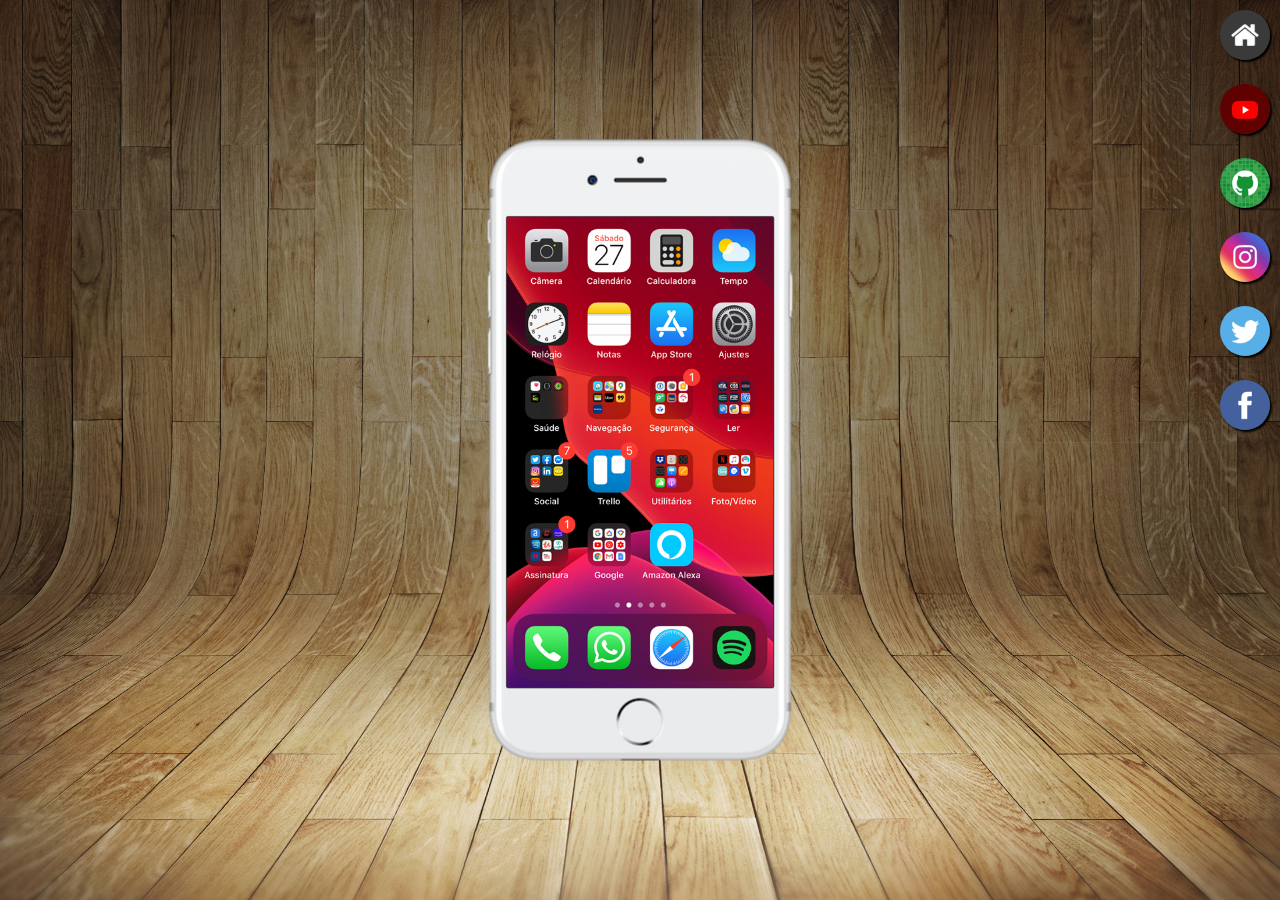
<file: index.html>
<!DOCTYPE html>
<html lang="pt-br">
<head>
    <meta charset="UTF-8">
    <meta name="viewport" content="width=device-width, initial-scale=1.0">
    <link rel="shortcut icon" href="favicon.ico" type="image/x-icon">
    <link rel="stylesheet" href="estilos/style.css">
    <title>Projeto de Redes Sociais</title>
</head>
<body>
    <main>
        <section id="telefone">
            <iframe src="home.html" name= "tela" id= "tela" frameborder="0">
                Seu navegador não é compatível com isso.
            </iframe>
        </section>
        <section id="redes-sociais">
            <a href="home.html" target="tela"><img src="imagens/logo-home.jpg" alt="Home"></a><br>
            <a href="youtub.html" target="tela"><img src="imagens/logo-youtube.jpg" alt="YouTube"></a><br>
            <a href="github.html" target="tela"> <img src="imagens/logo-github.jpg" alt="GitHub"></a><br>
            <a href="instagran.html" target="tela"><img src="imagens/logo-instagram.jpg" alt="Instagran"></a><br>
            <a href="twitter.html" target="tela"><img src="imagens/logo-twitter.jpg" alt="Twitter"></a><br>
            <a href="facebook.html" target="tela"> <img src="imagens/logo-facebook.jpg" alt="Facebook"></a>
        </section>
    </main>
</body>
</html>
</file>
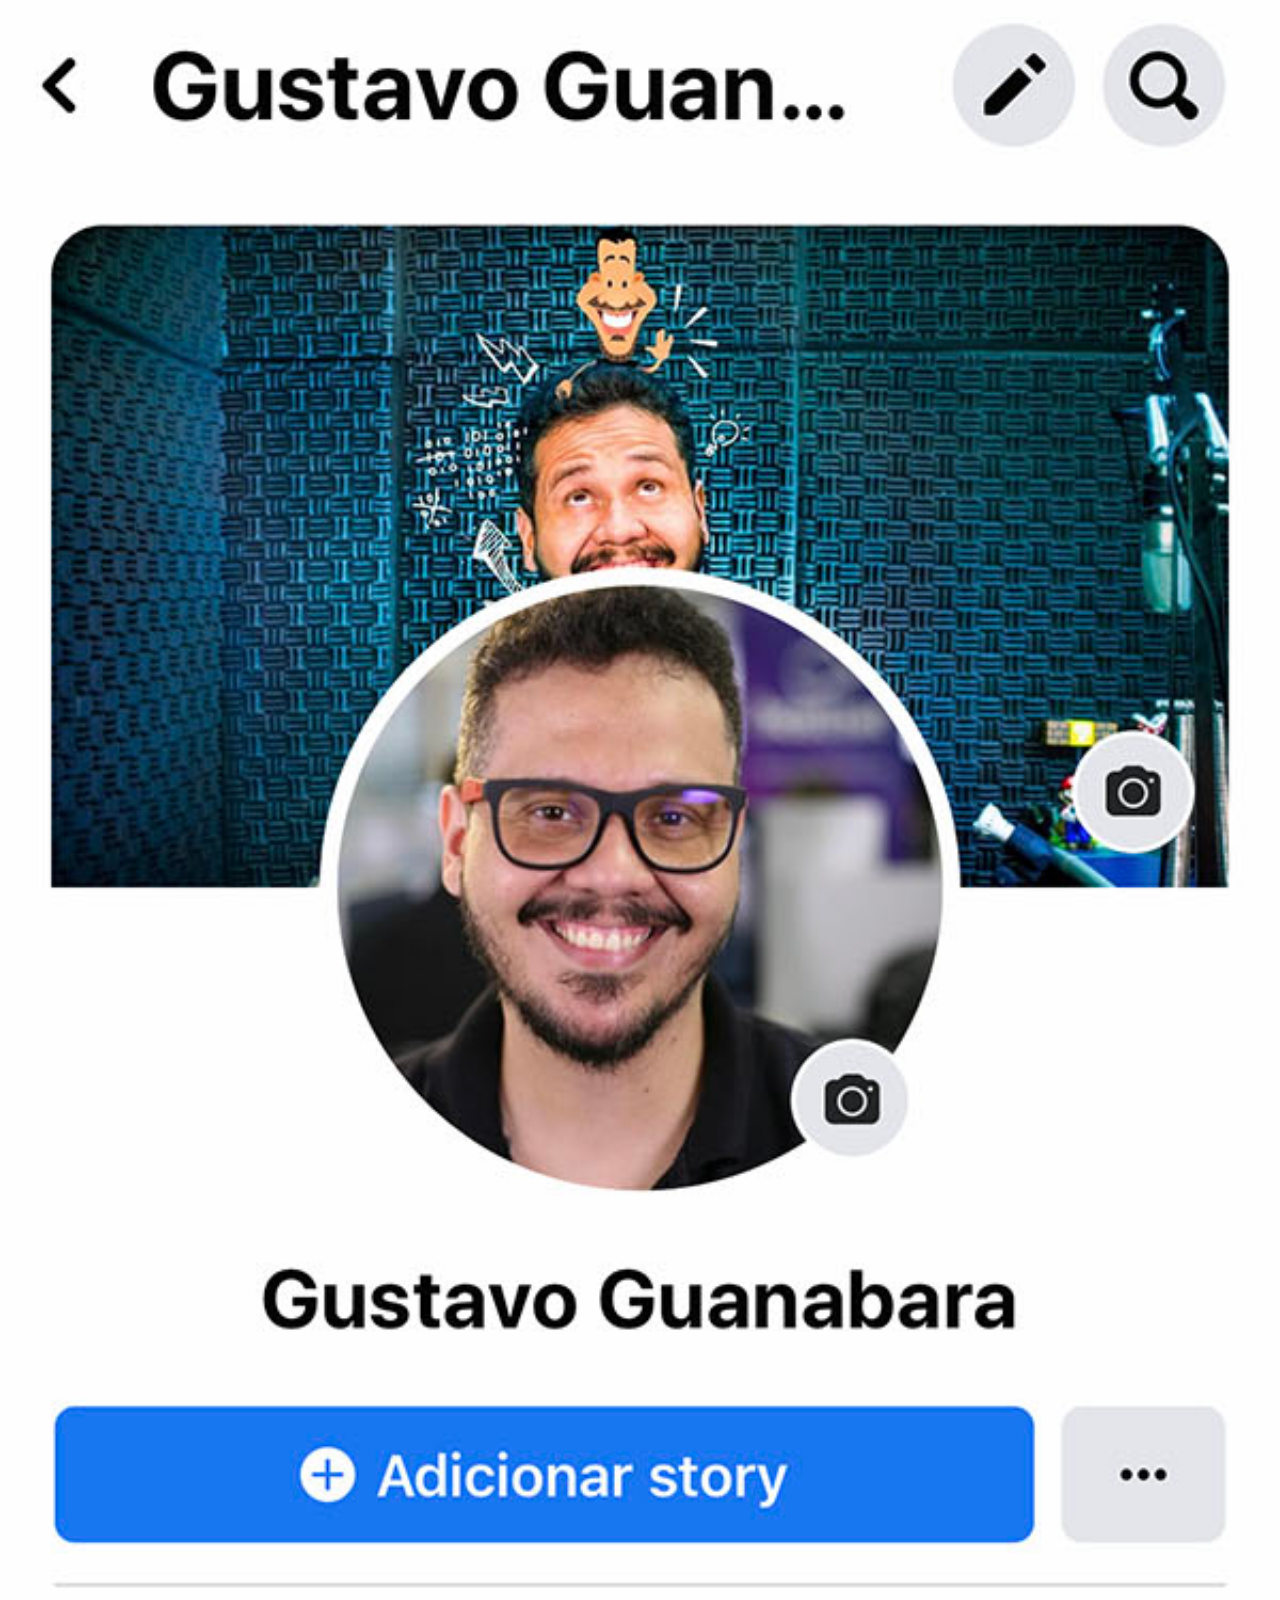
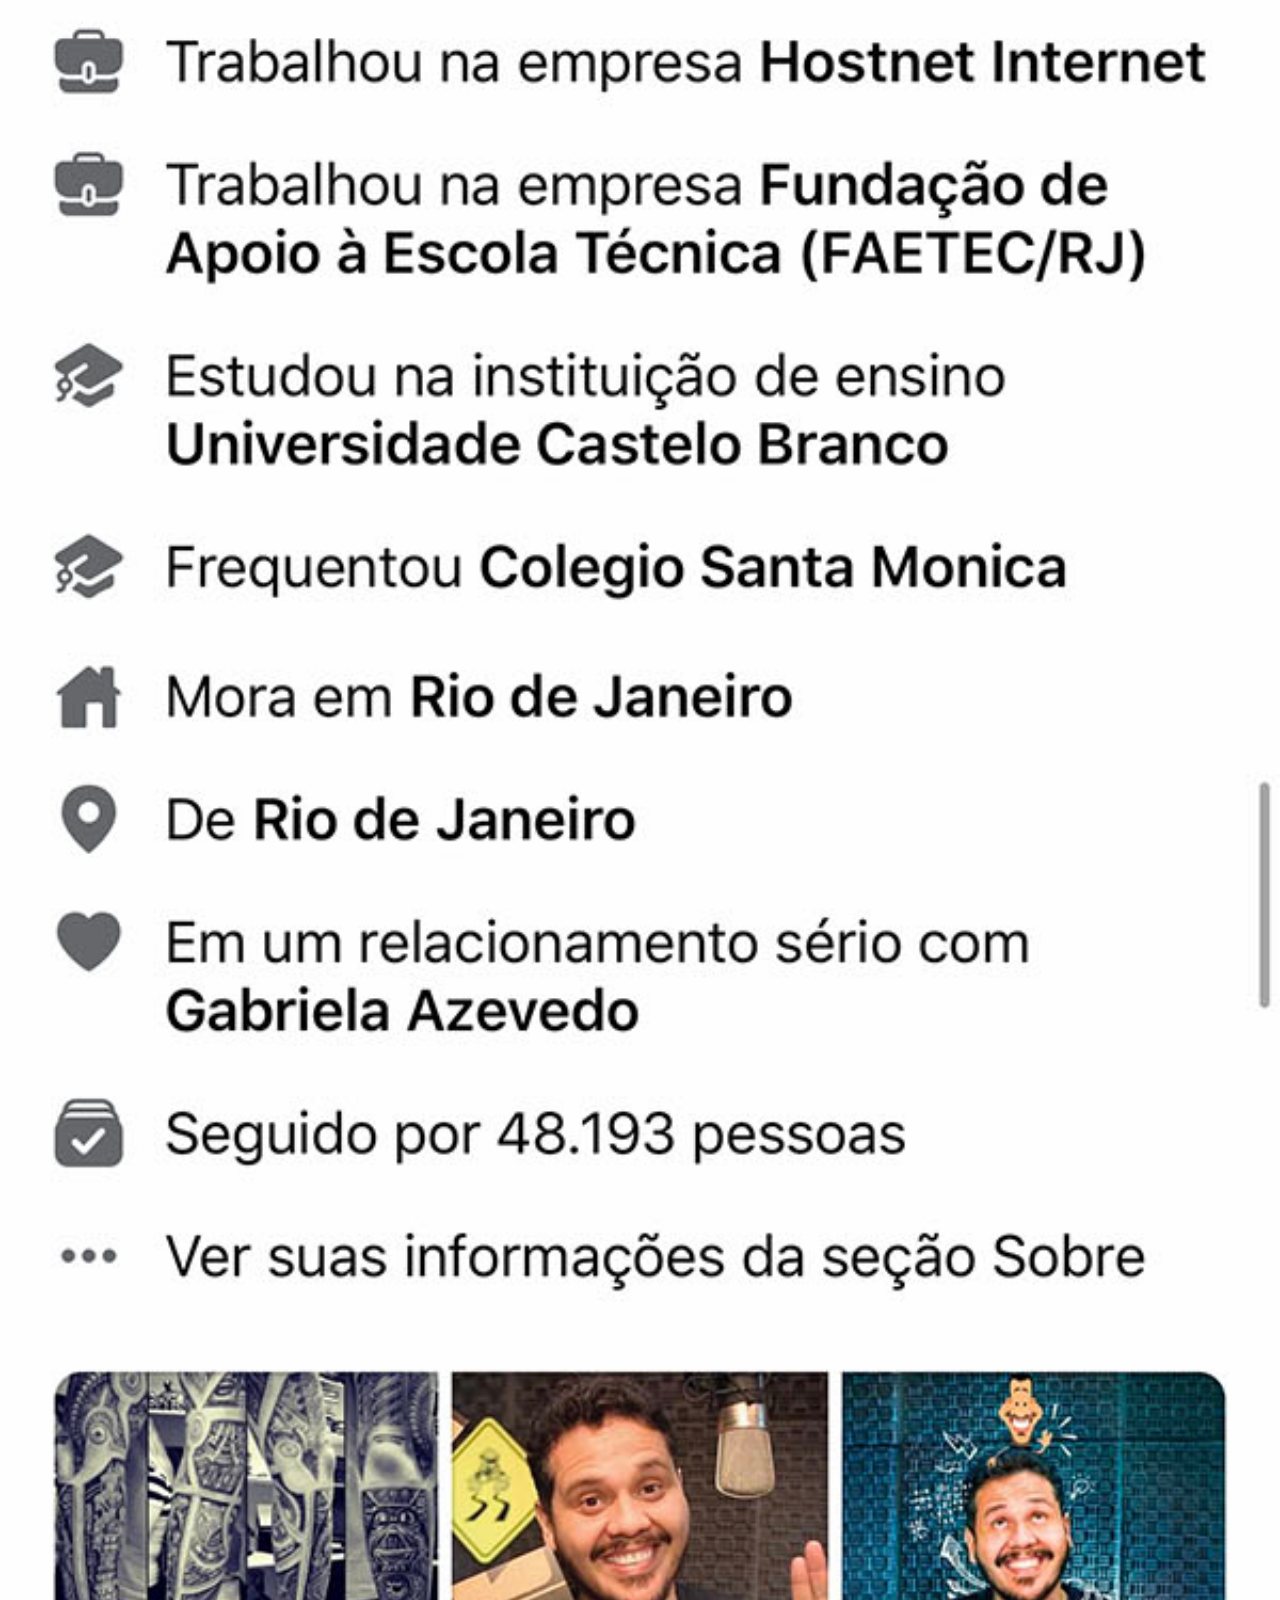
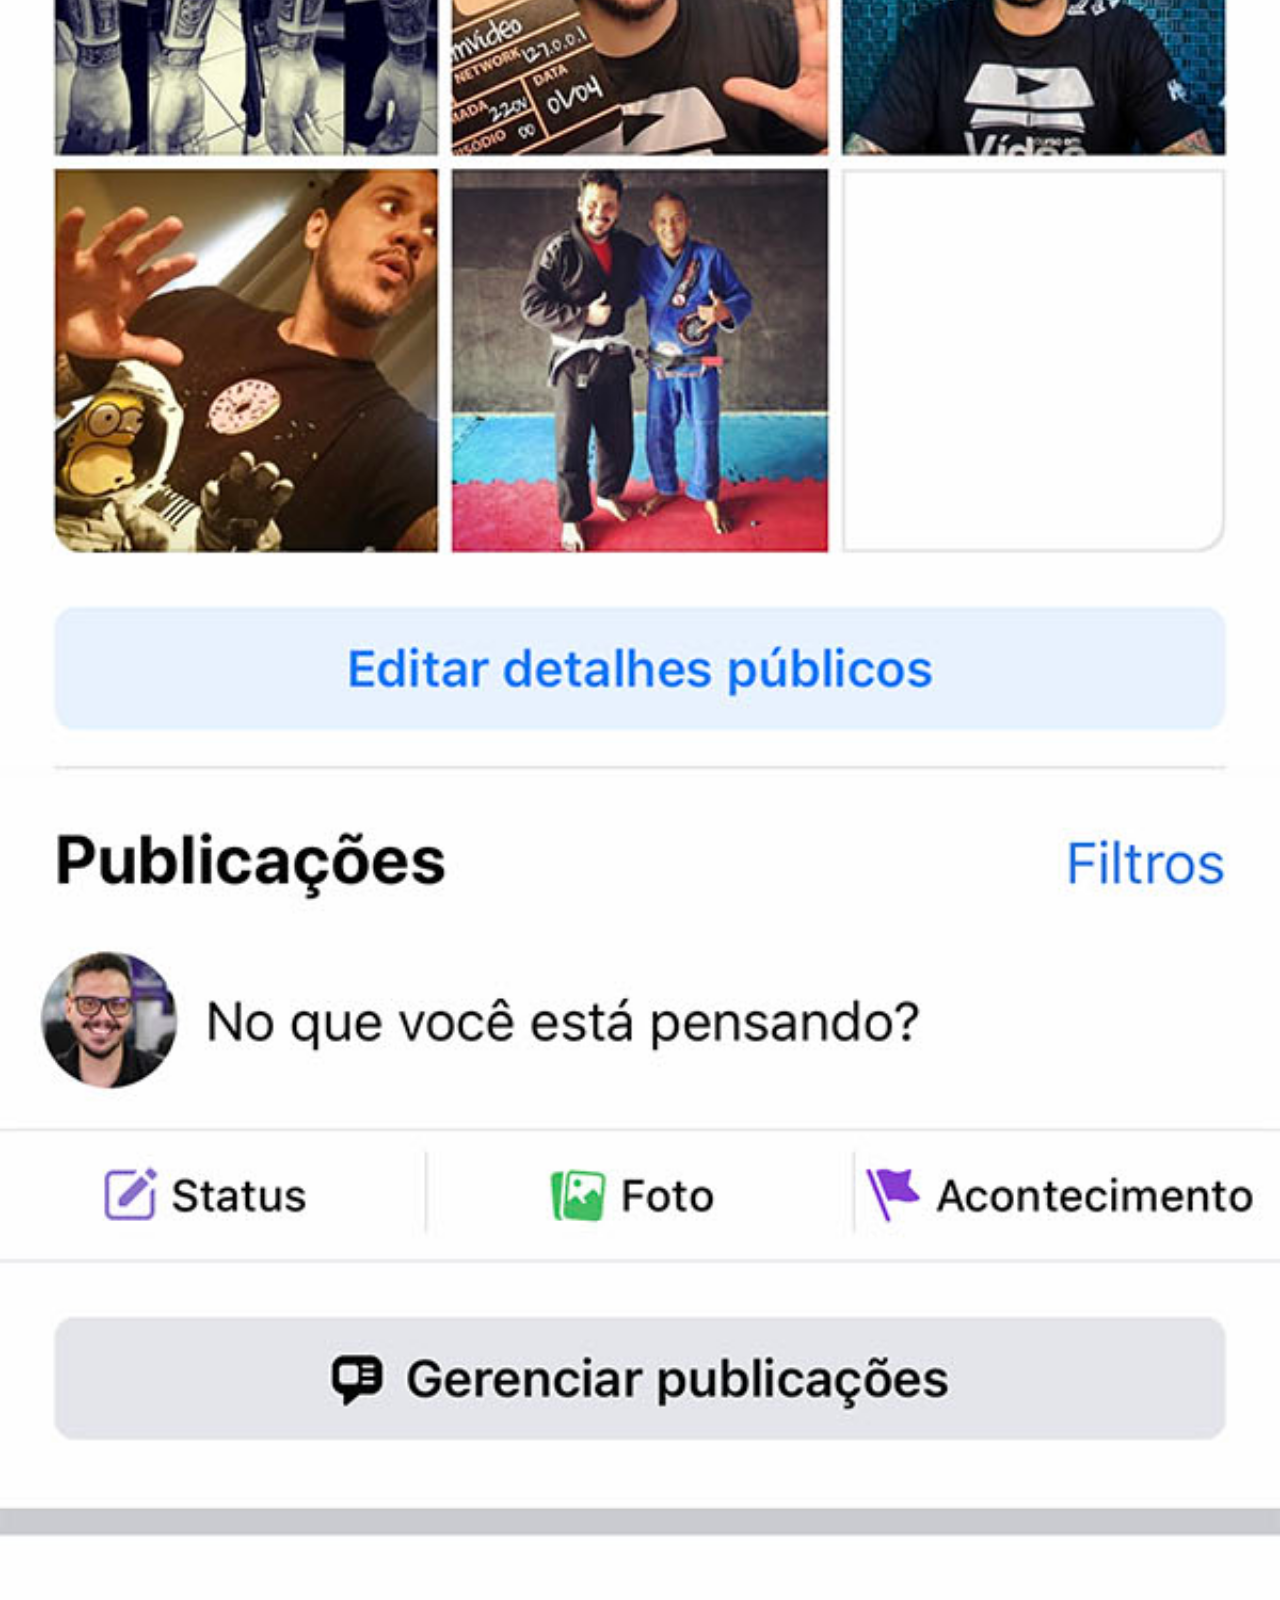
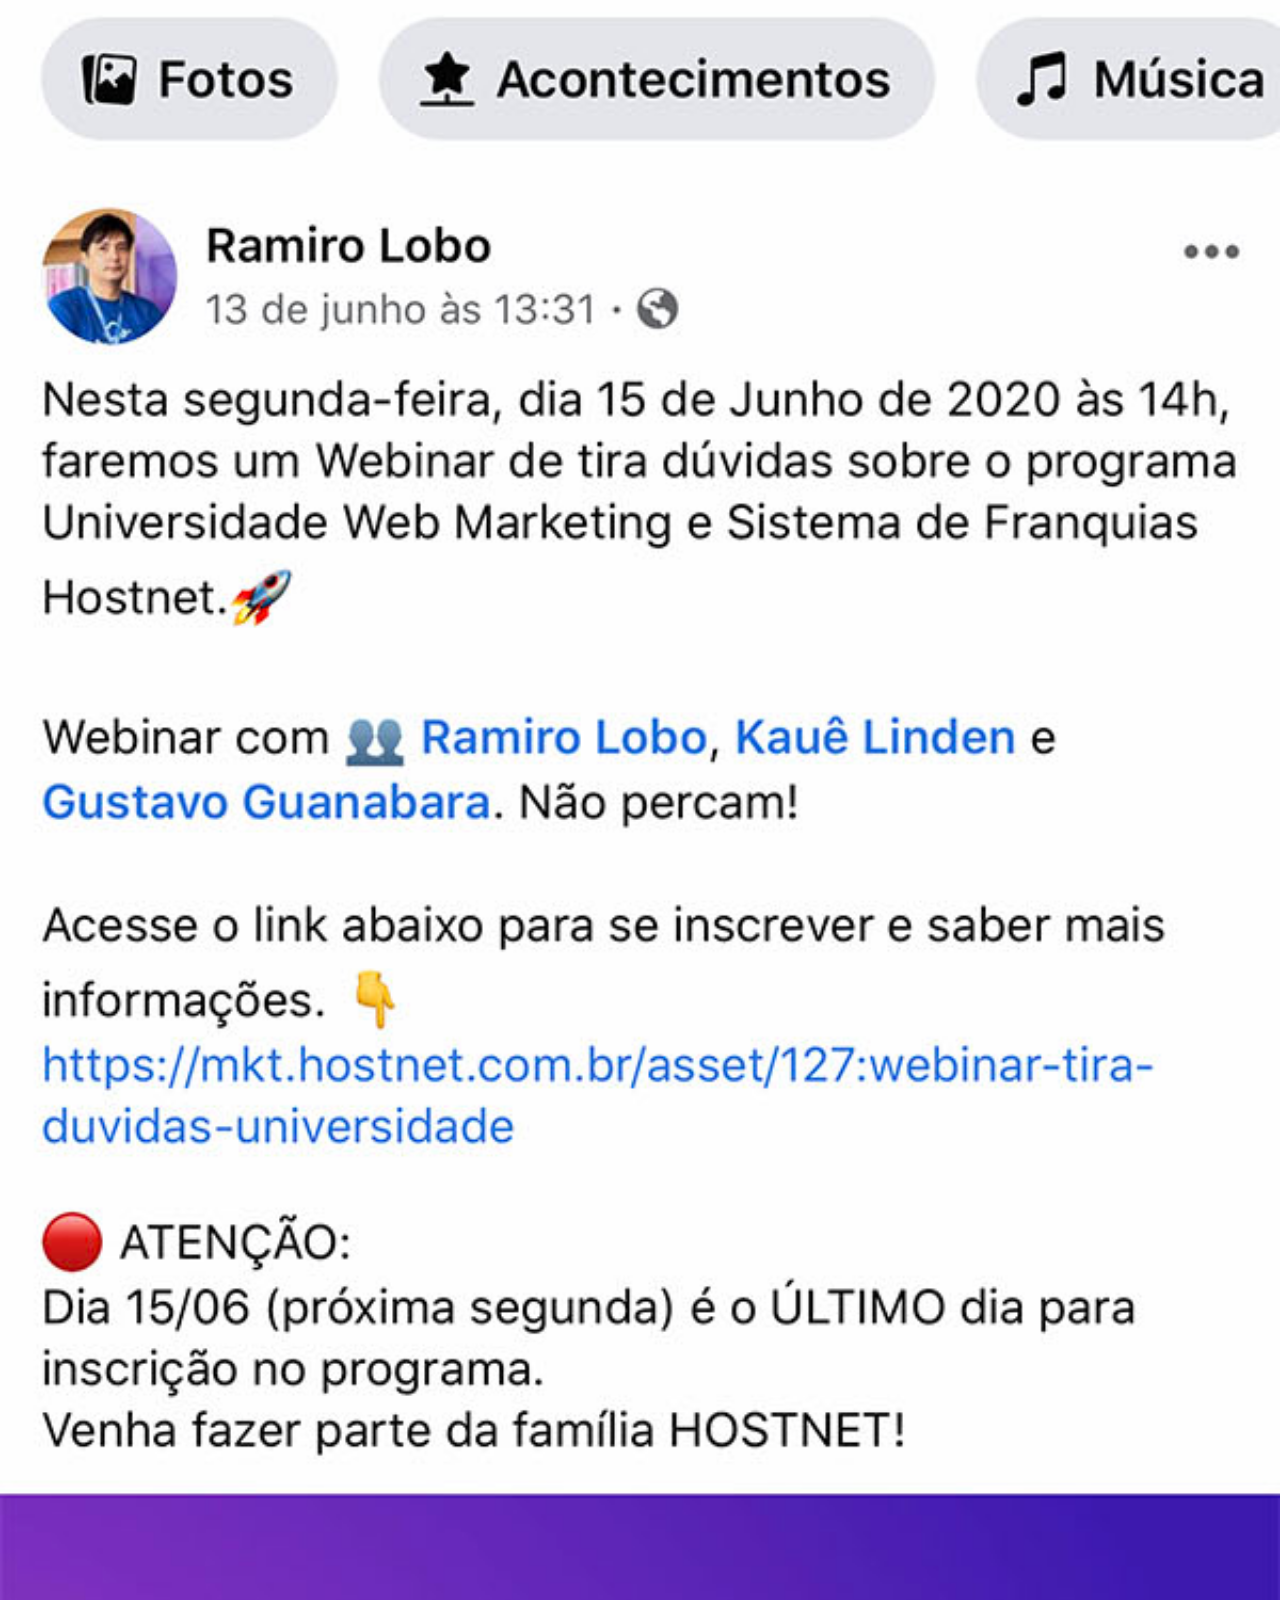
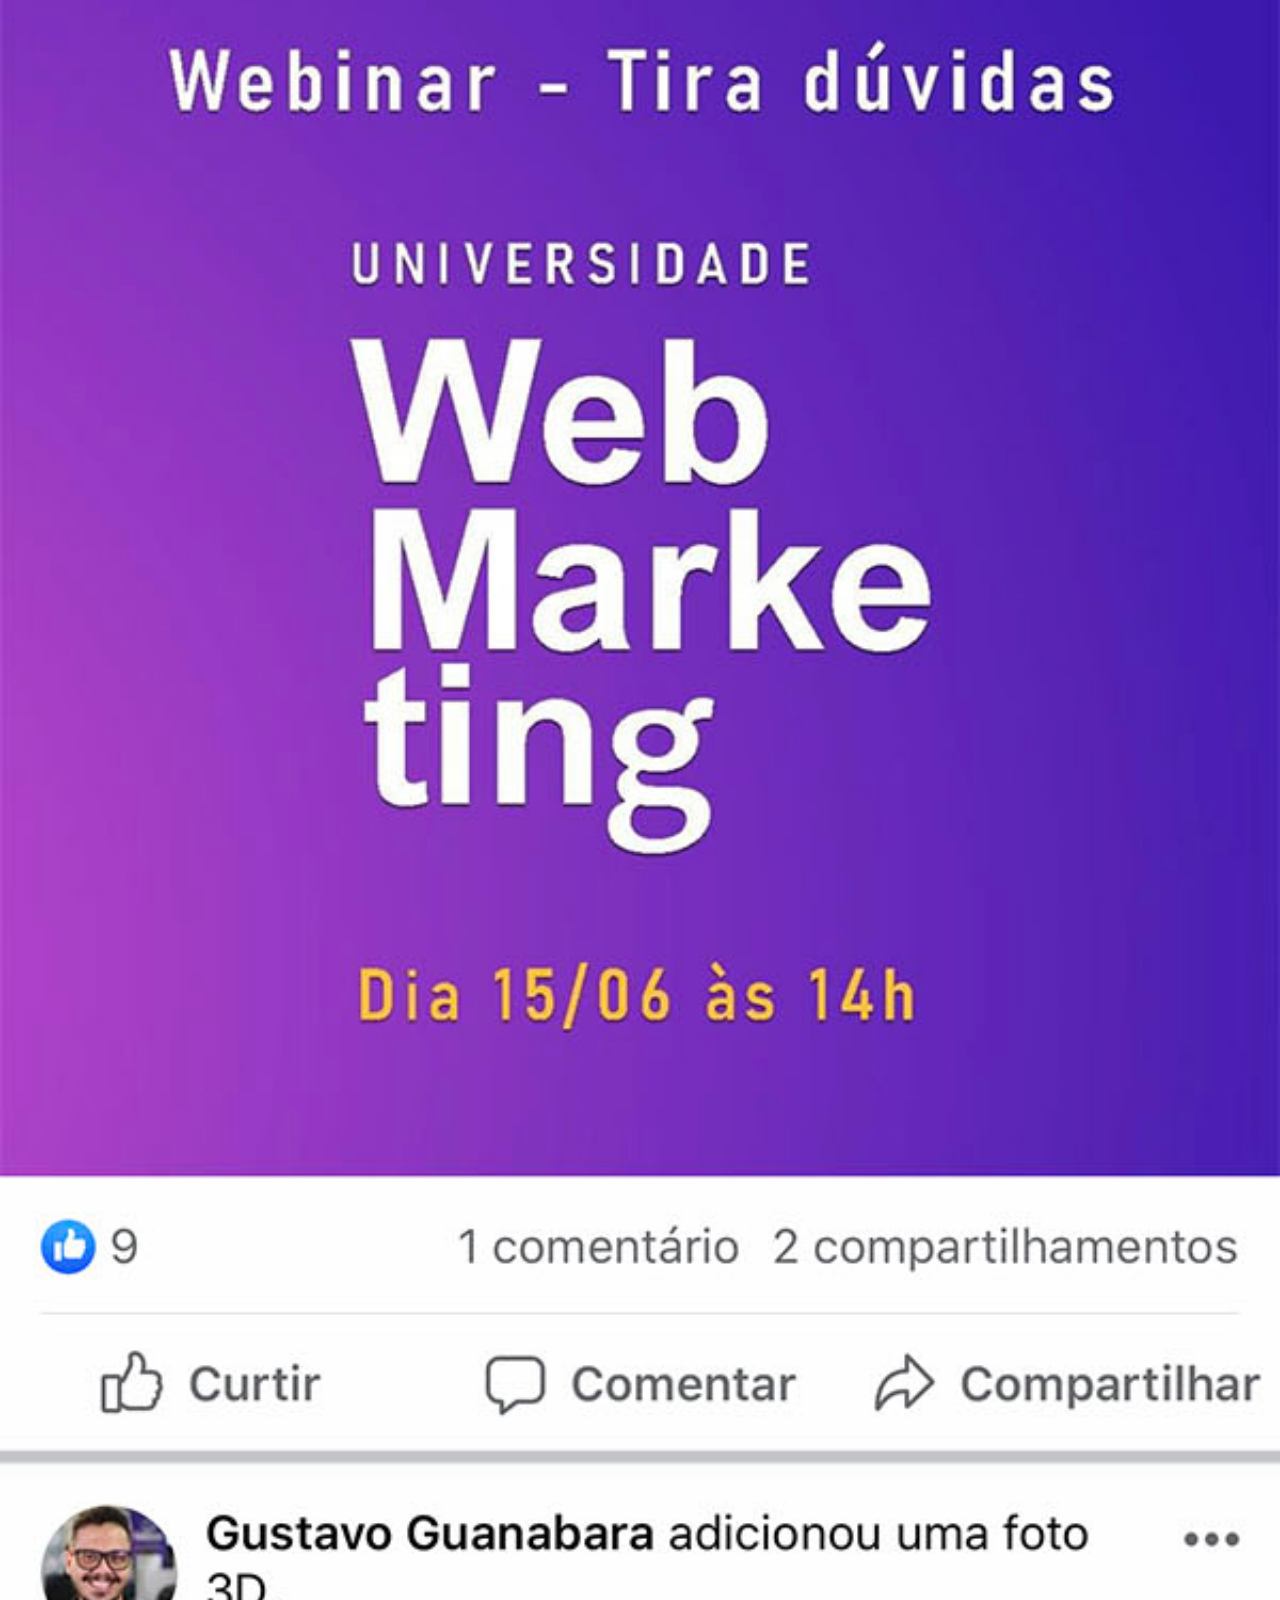
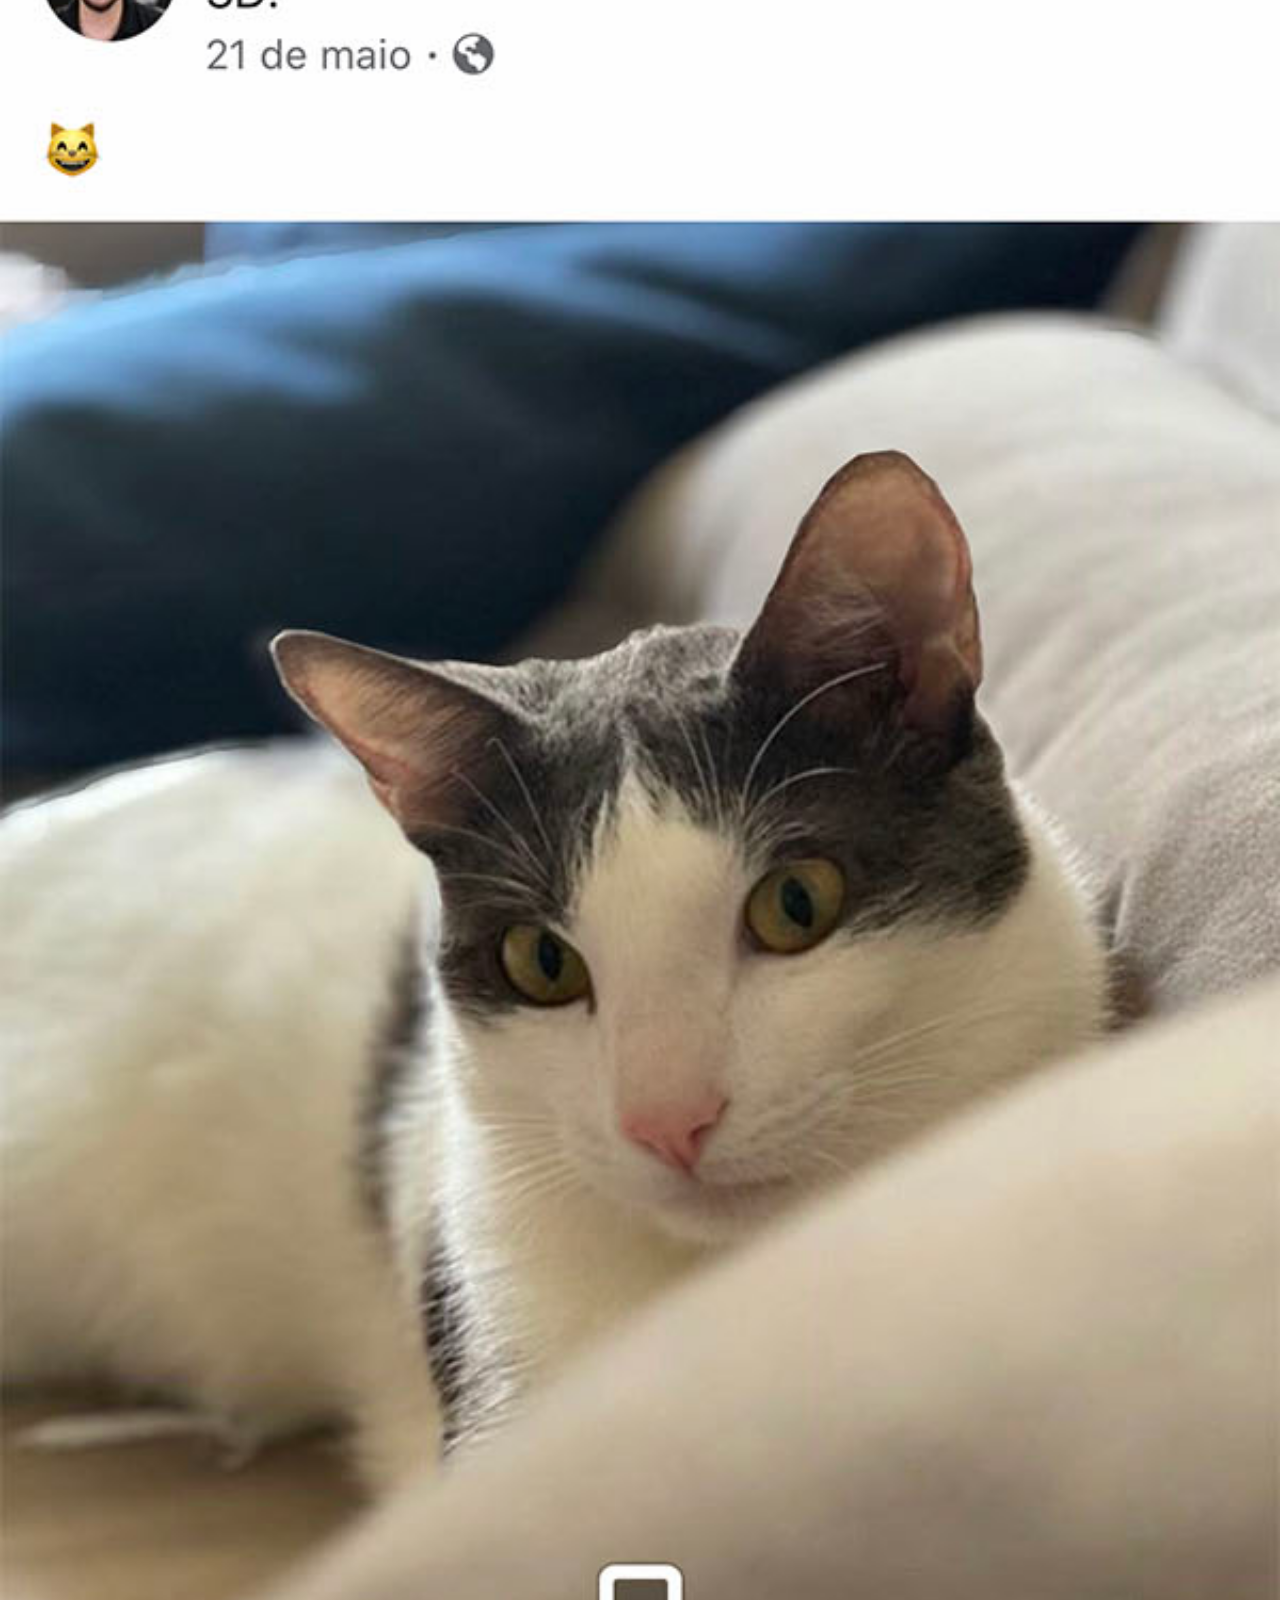
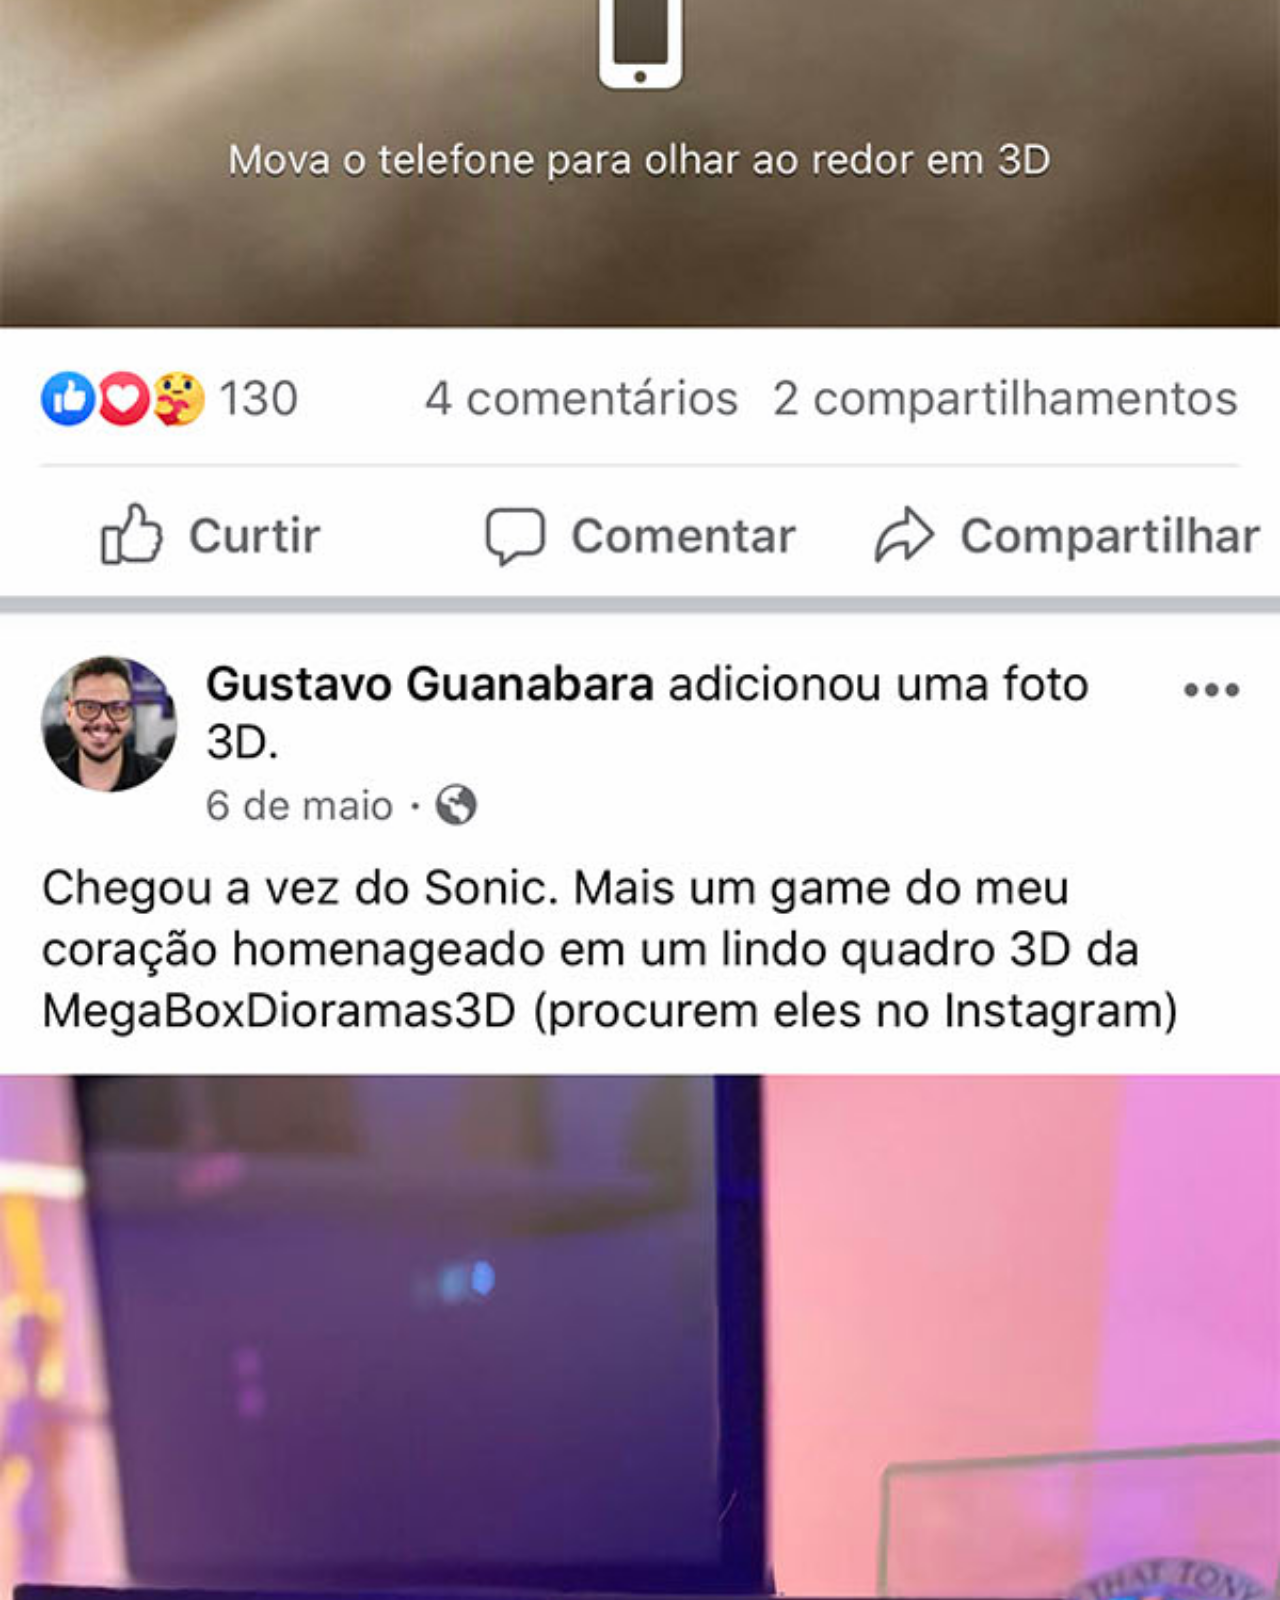
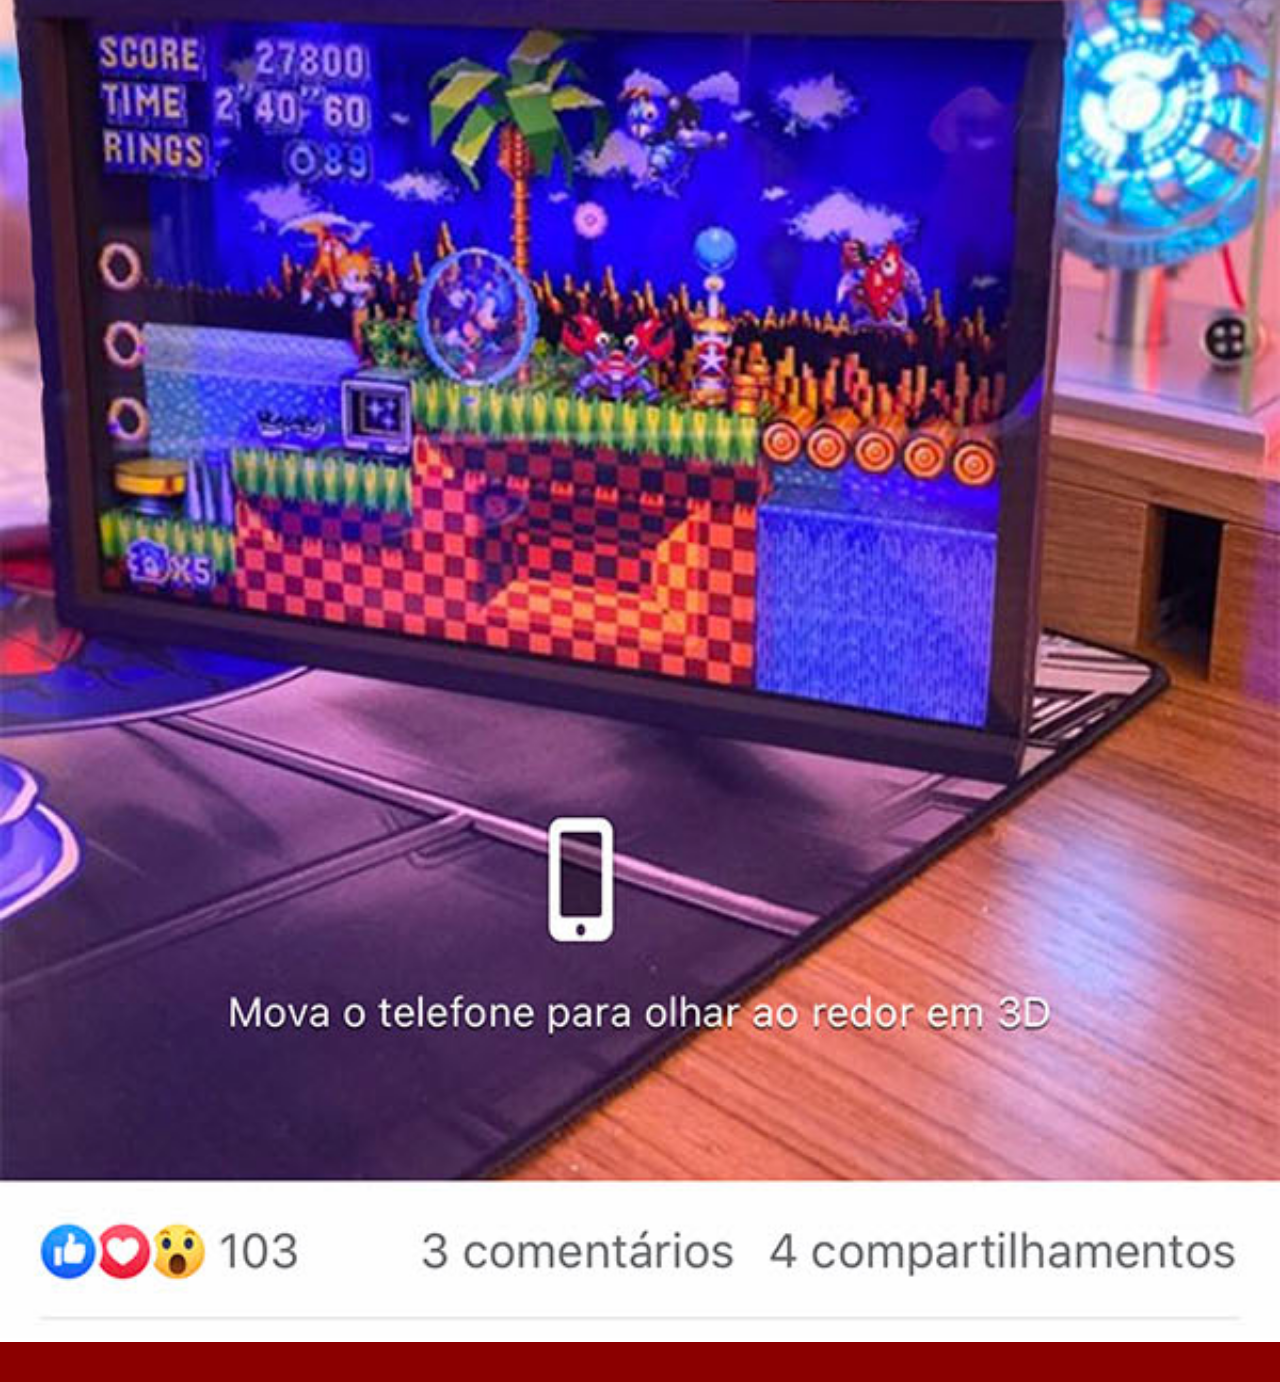
<file: facebook.html>
<!DOCTYPE html>
<html lang="pt-br">
<head>
    <meta charset="UTF-8">
    <meta name="viewport" content="width=device-width, initial-scale=1.0">
    <title>Facebook</title>
    <link rel="stylesheet" href="estilos/social.css">
</head>
<body>
    <img src="imagens/tela-facebook.jpg" alt="Facebook">
    <a href="https://www.facebook.com/gustavoguanabara" target="_blank"></a>
</body>
</html>
</file>
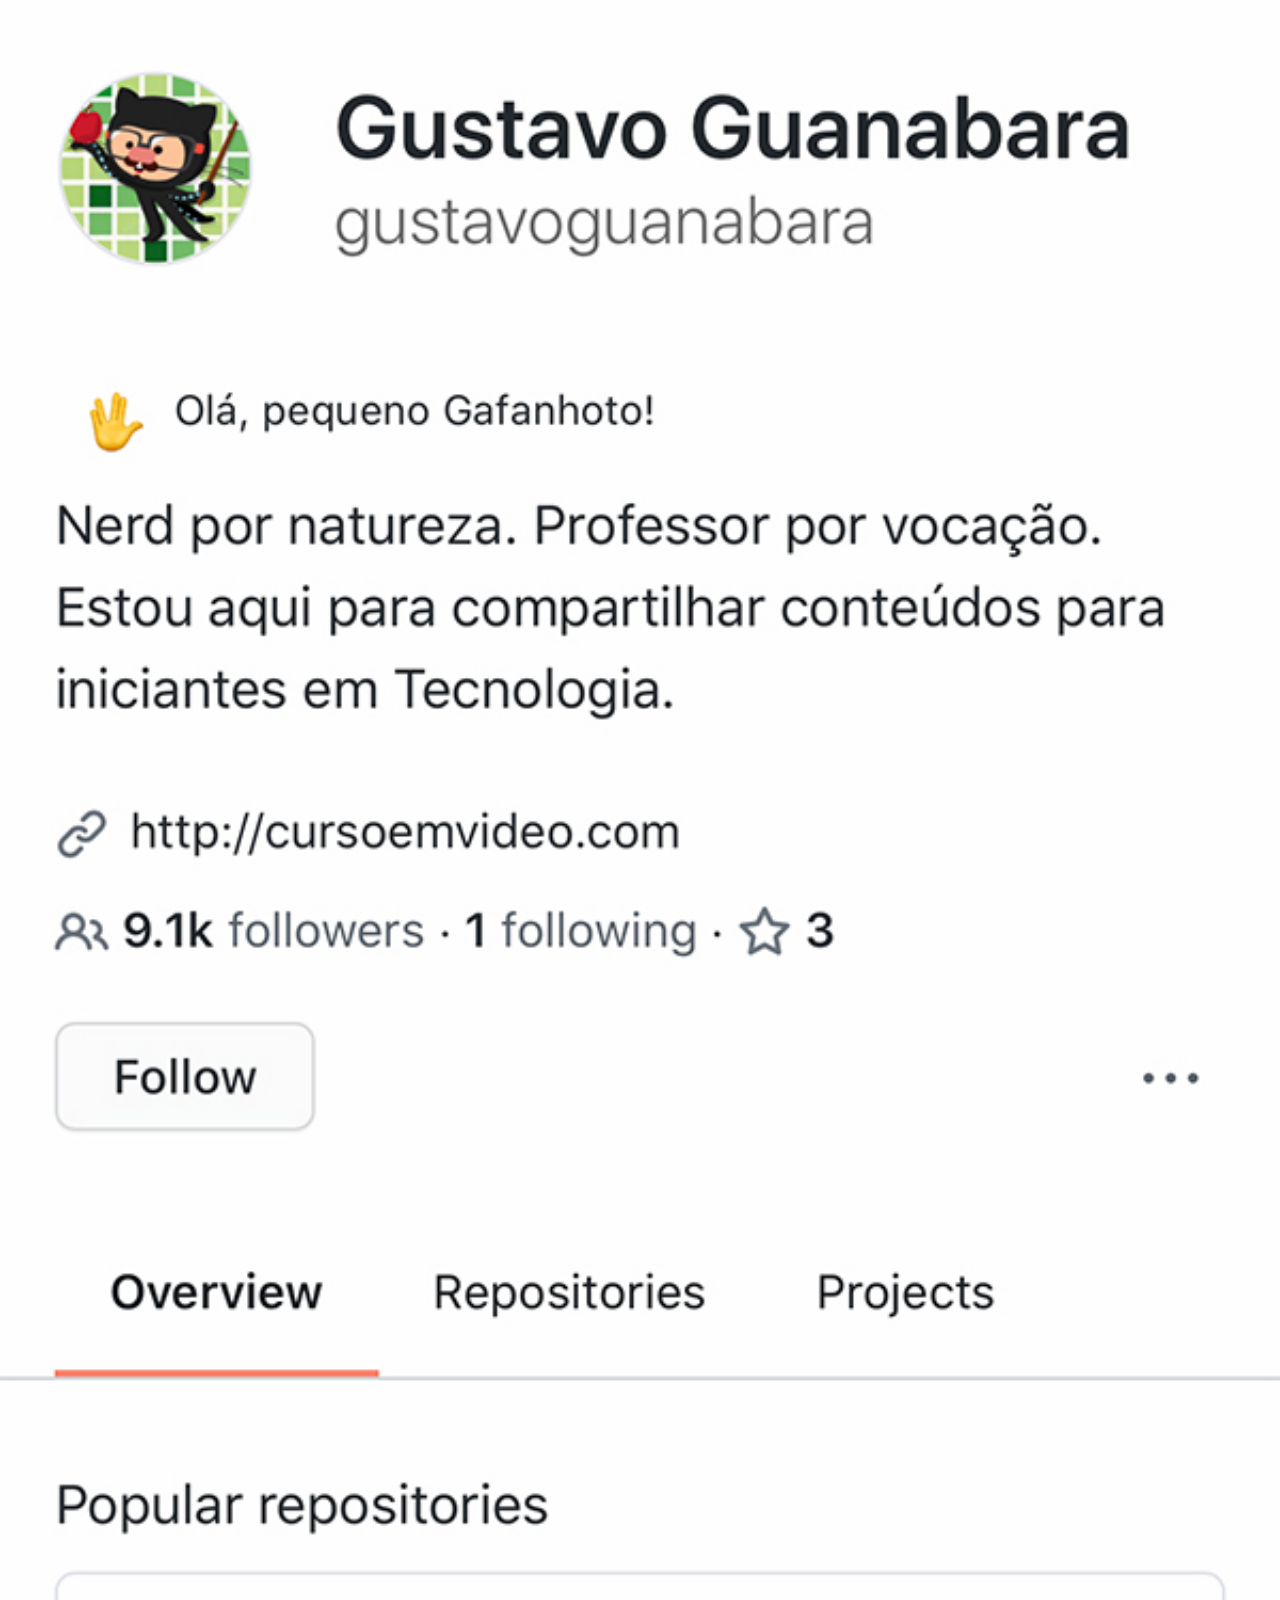
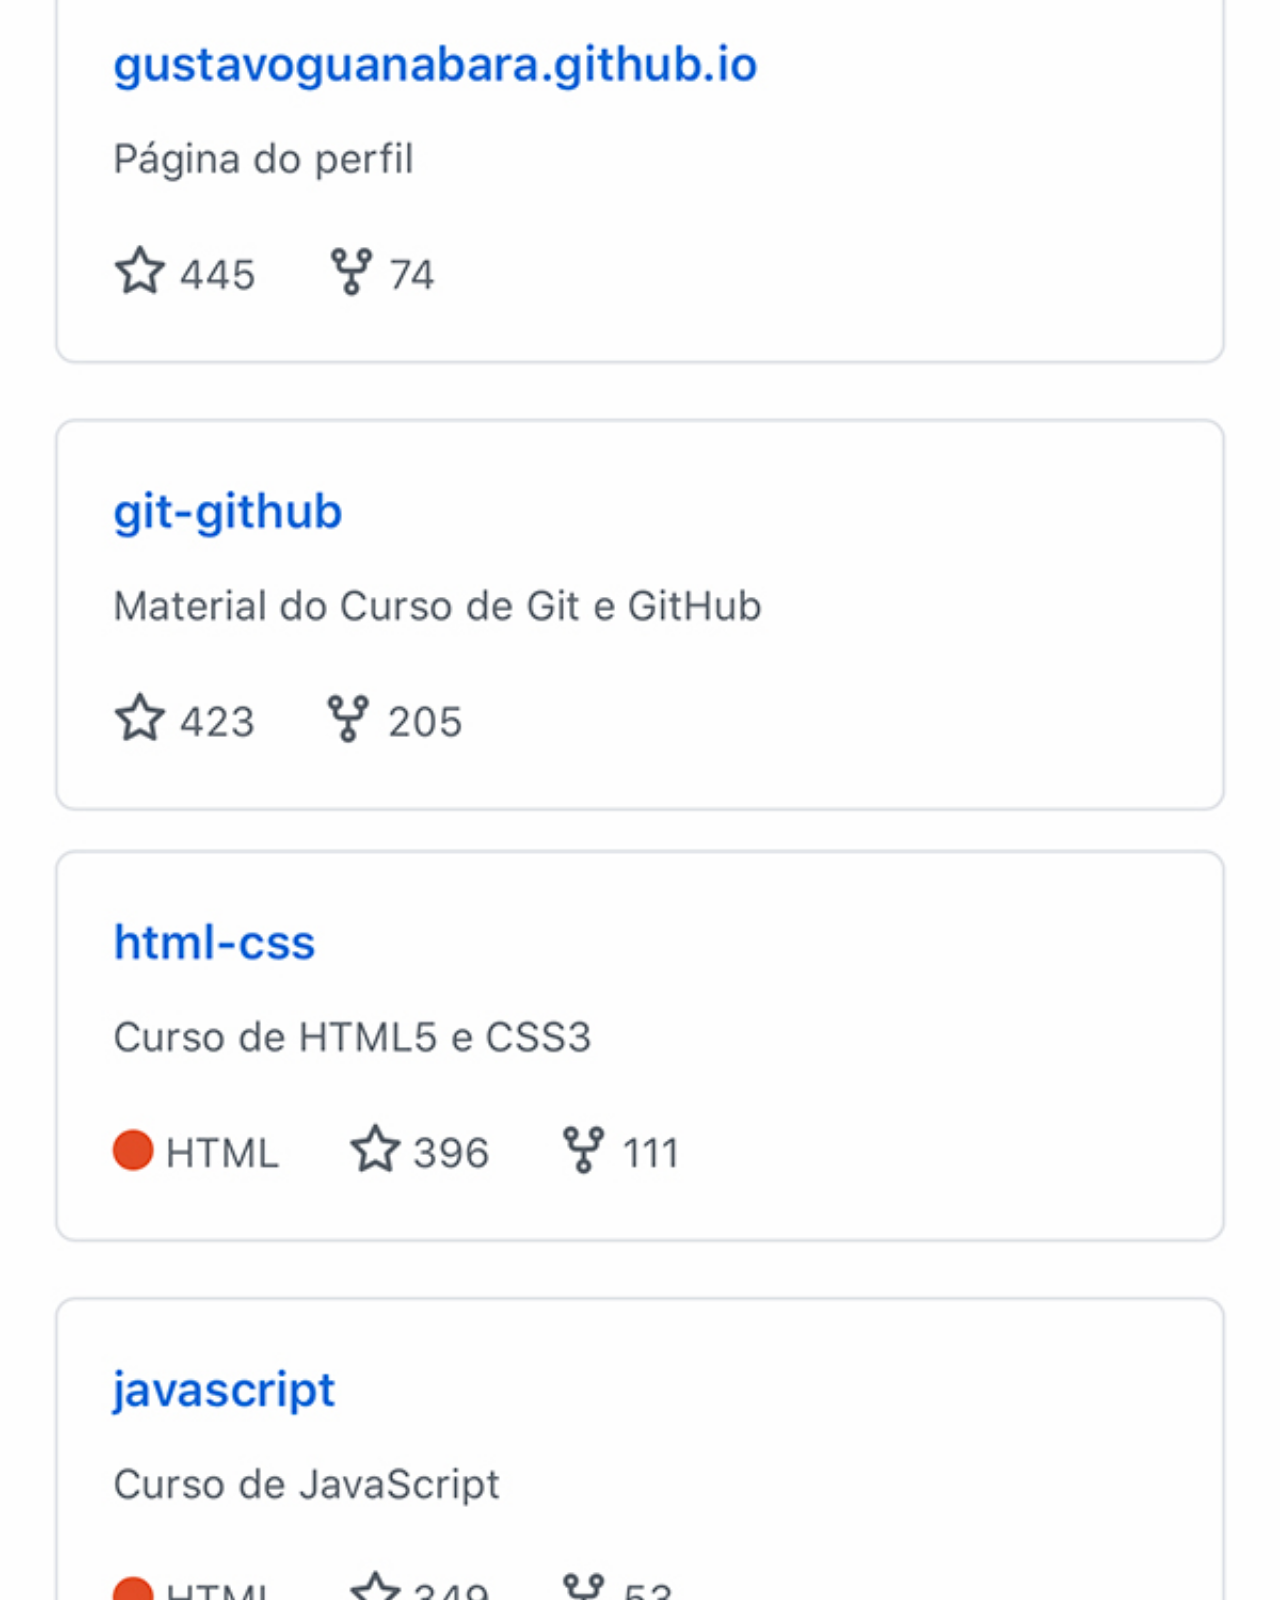
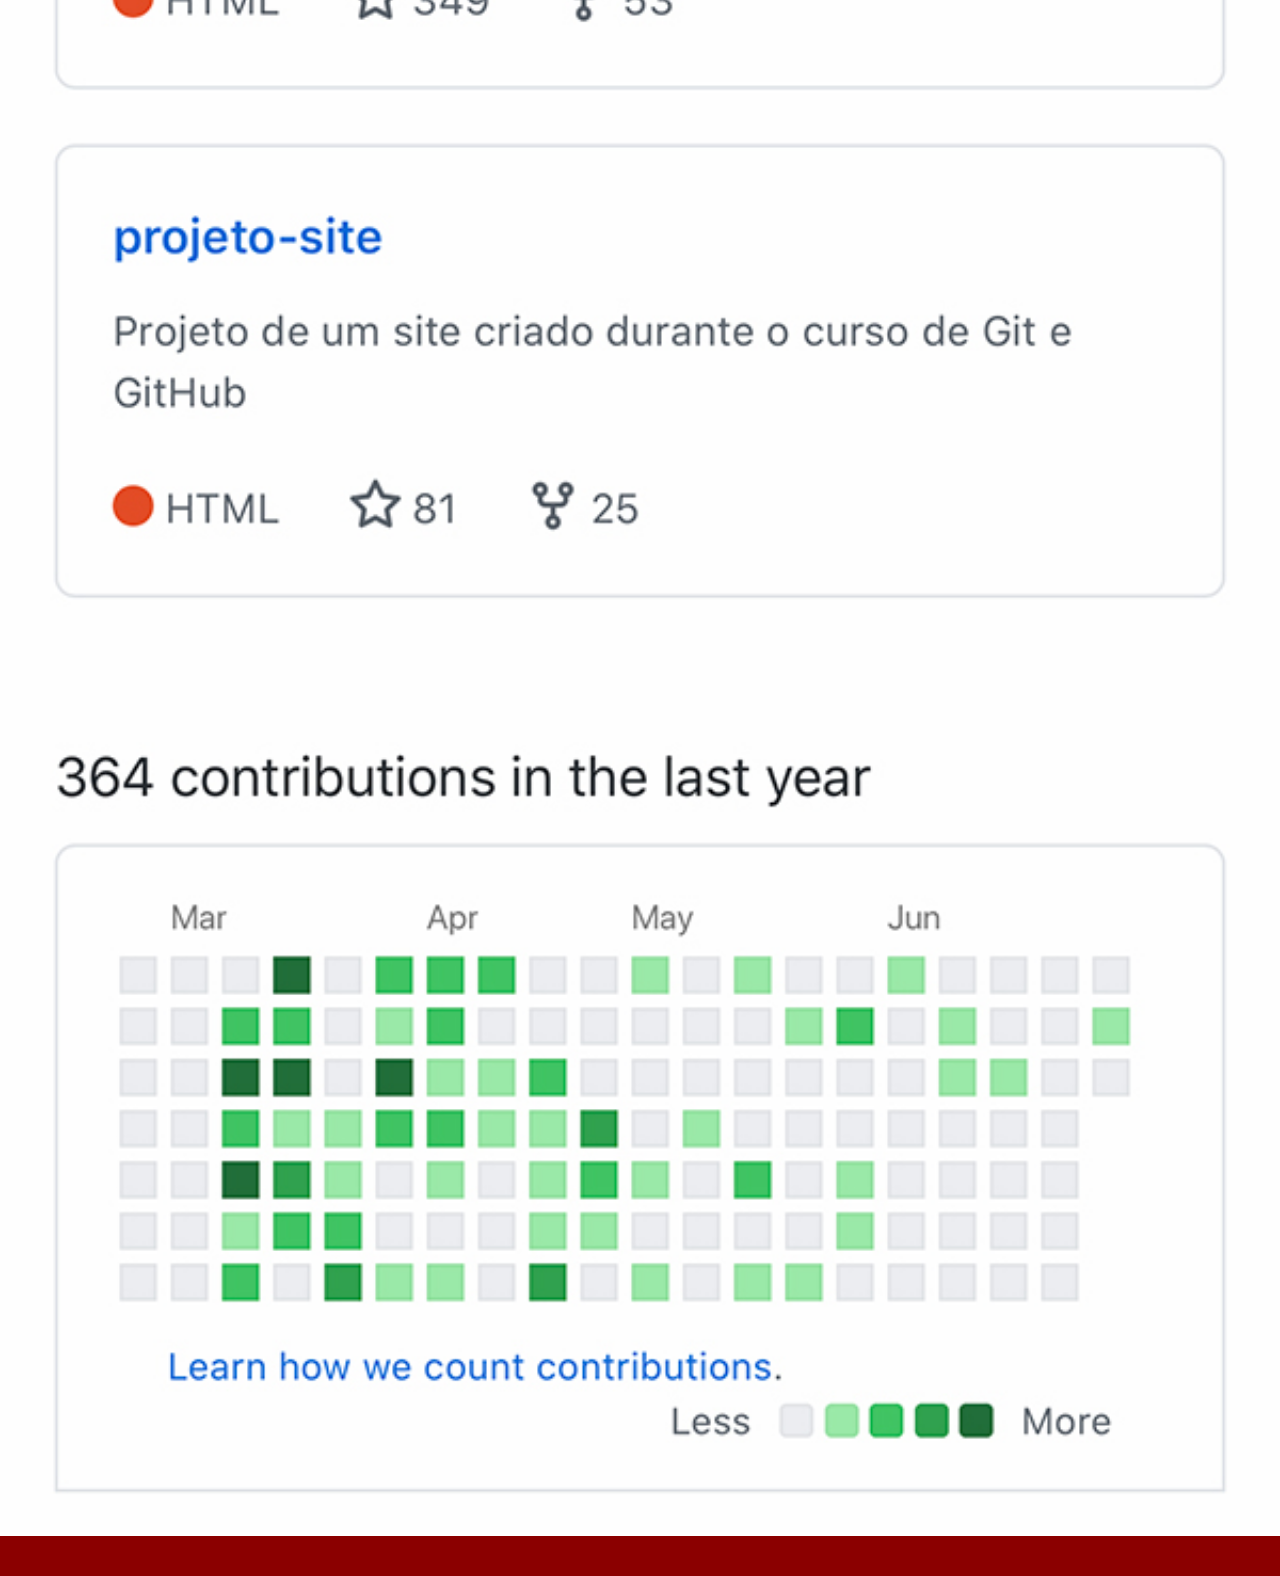
<file: github.html>
<!DOCTYPE html>
<html lang="pt-br">
<head>
    <meta charset="UTF-8">
    <meta name="viewport" content="width=device-width, initial-scale=1.0">
    <title>GitHub</title>
    <link rel="stylesheet" href="estilos/social.css">
</head>
<body>
    <img src="imagens/tela-github.jpg" alt="GitHub">
    <a href="https://github.com/gustavoguanabara/" target="_blank"></a>
</body>
</html>
</file>
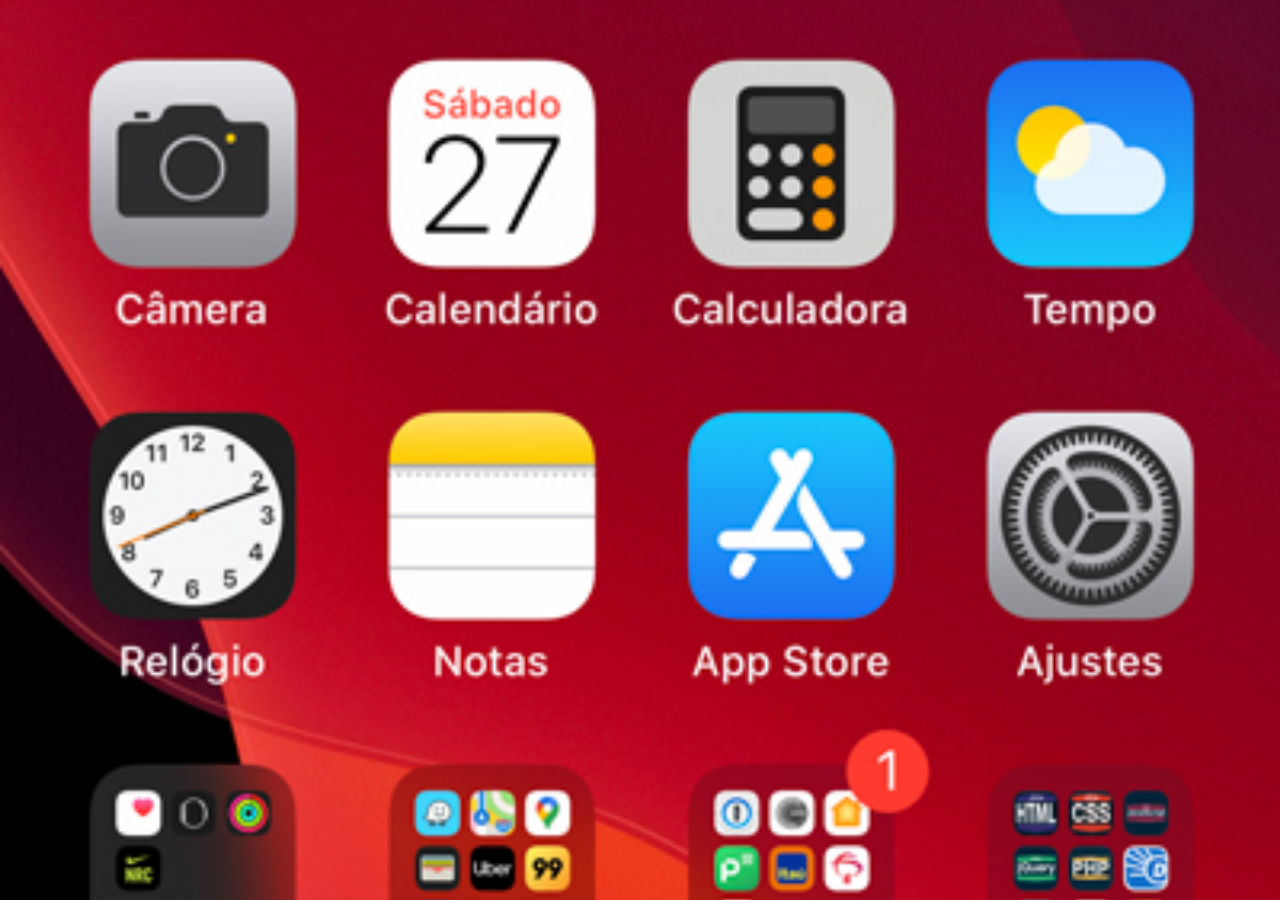
<file: home.html>
<!DOCTYPE html>
<html lang="pt-br">
<head>
    <meta charset="UTF-8">
    <meta name="viewport" content="width=device-width, initial-scale=1.0">
    <title>Home</title>
    <style>
        *{
            margin: 0px;
            padding: 0px;
        }

        body{
            width: 100vw;
            height: 100vh;
            background: black url(imagens/tela-home.jpg)no-repeat;
            background-size: cover;
        }
    </style>
</head>
<body>
    
</body>
</html>
</file>
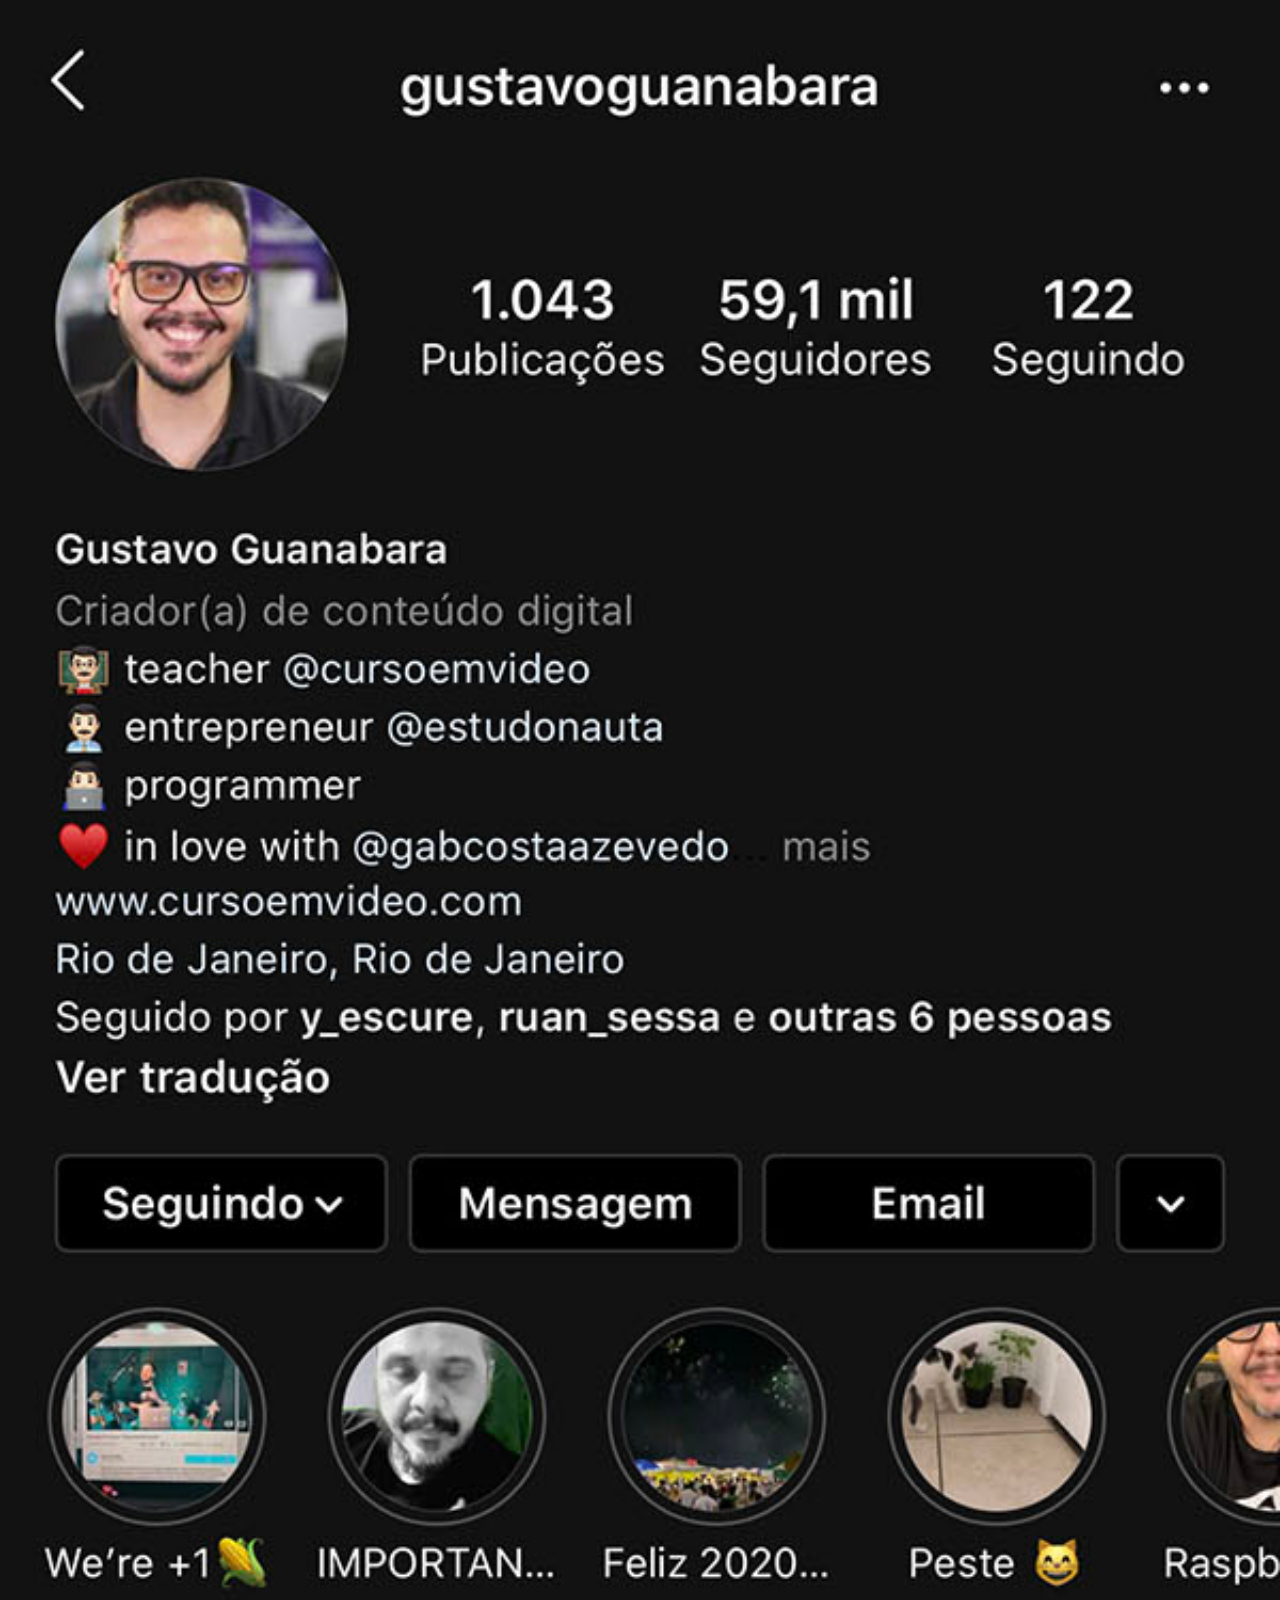
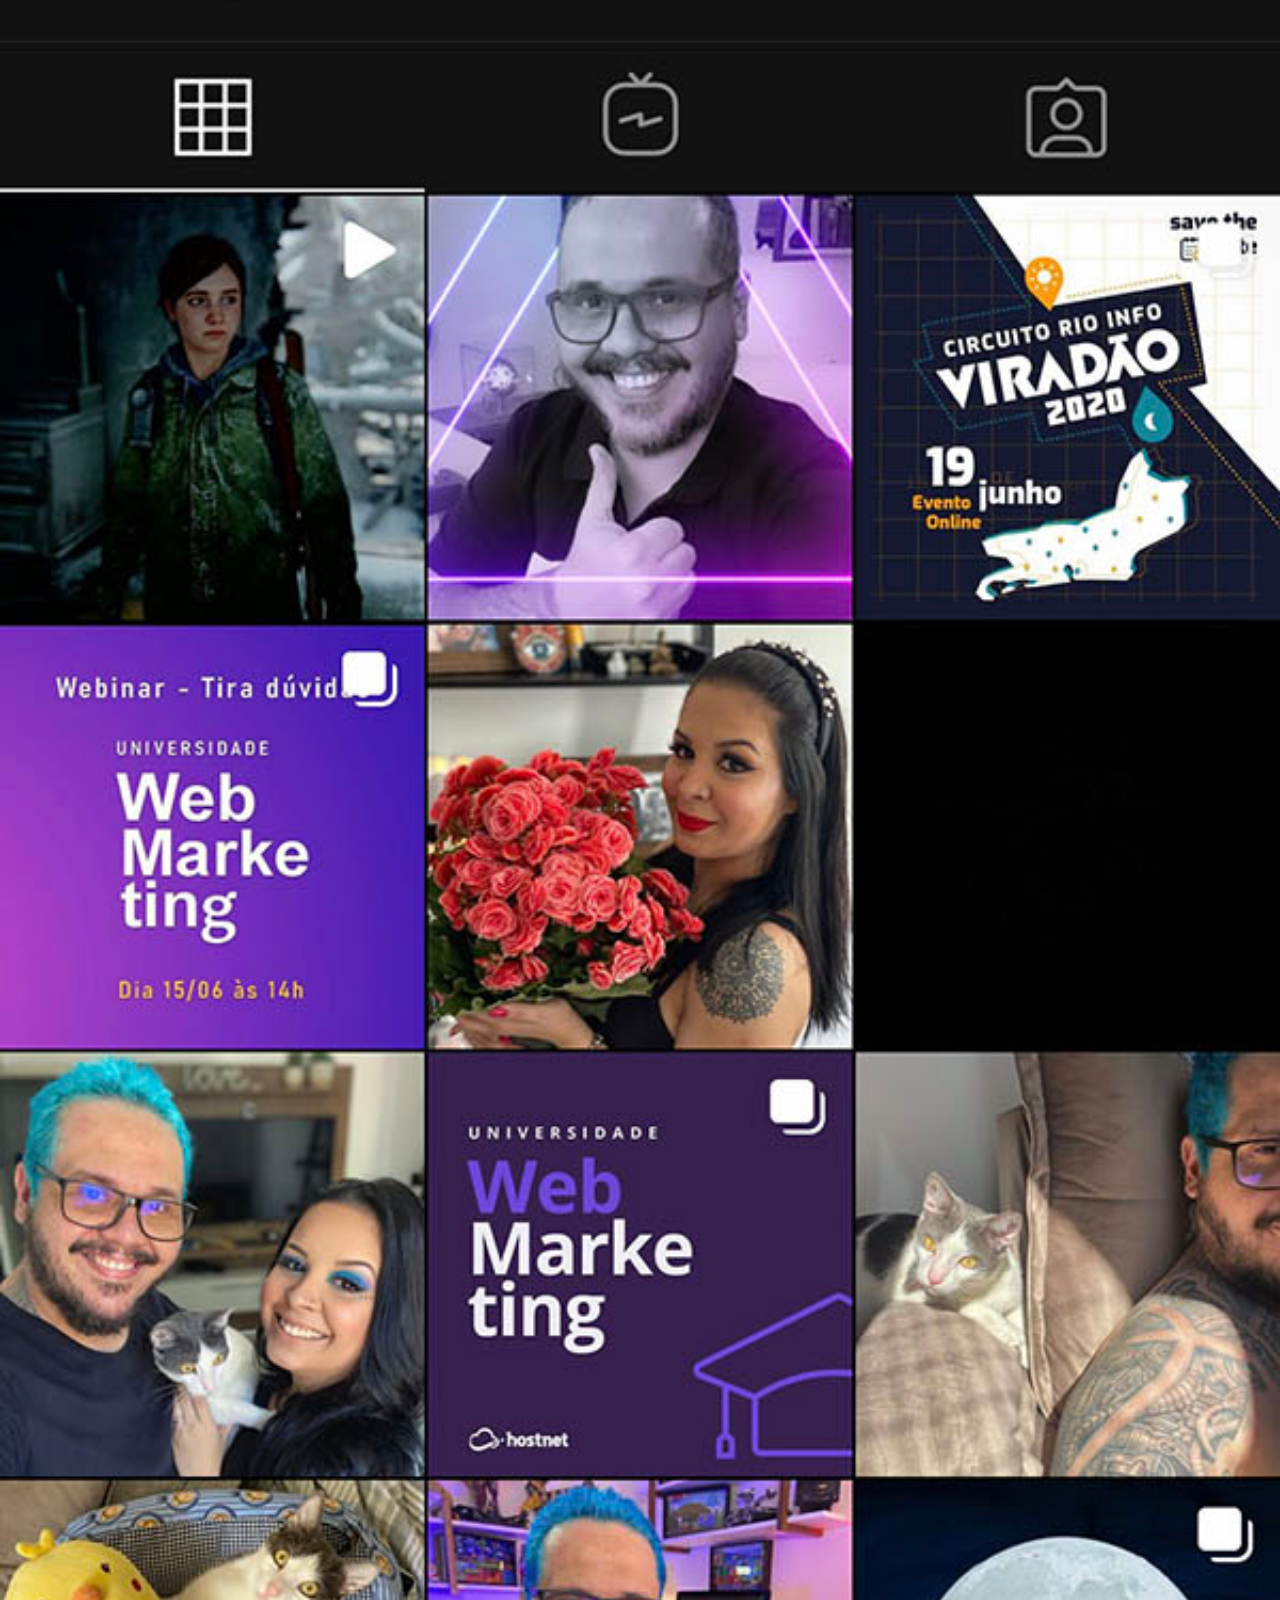
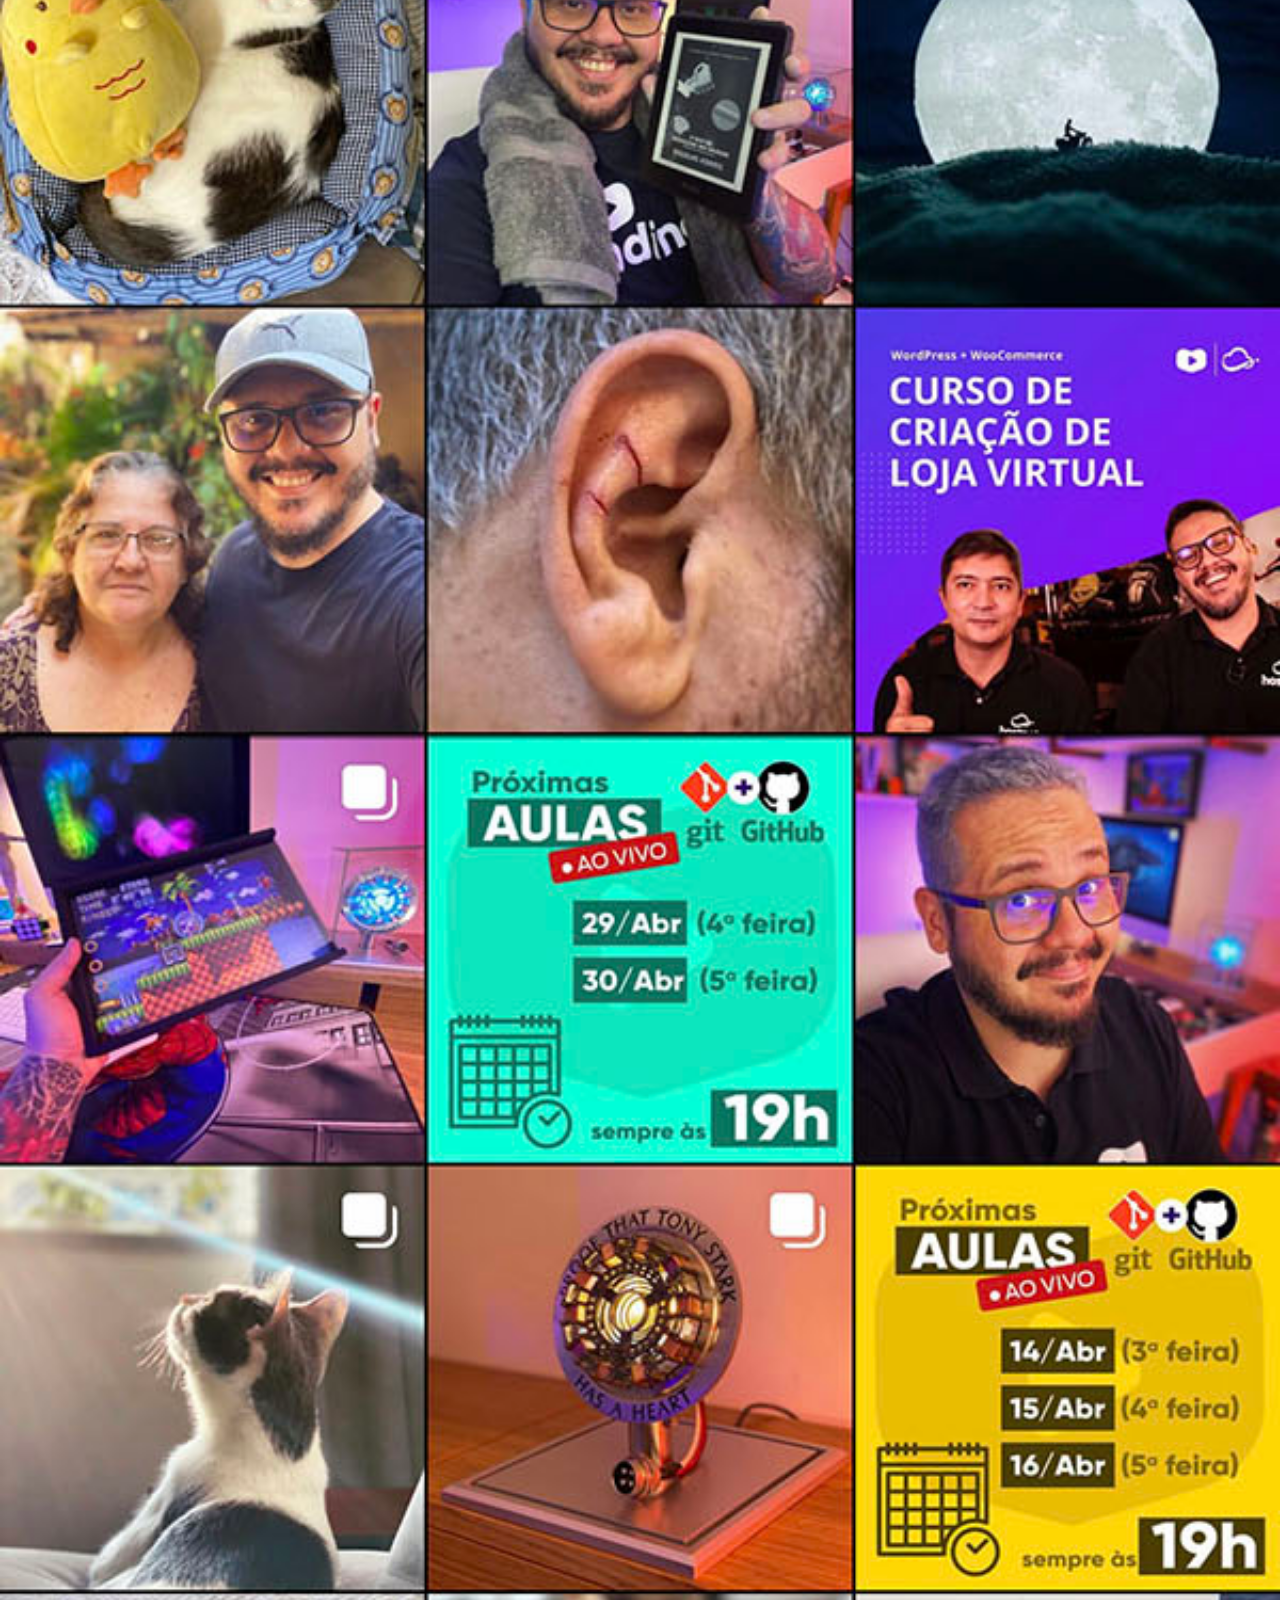
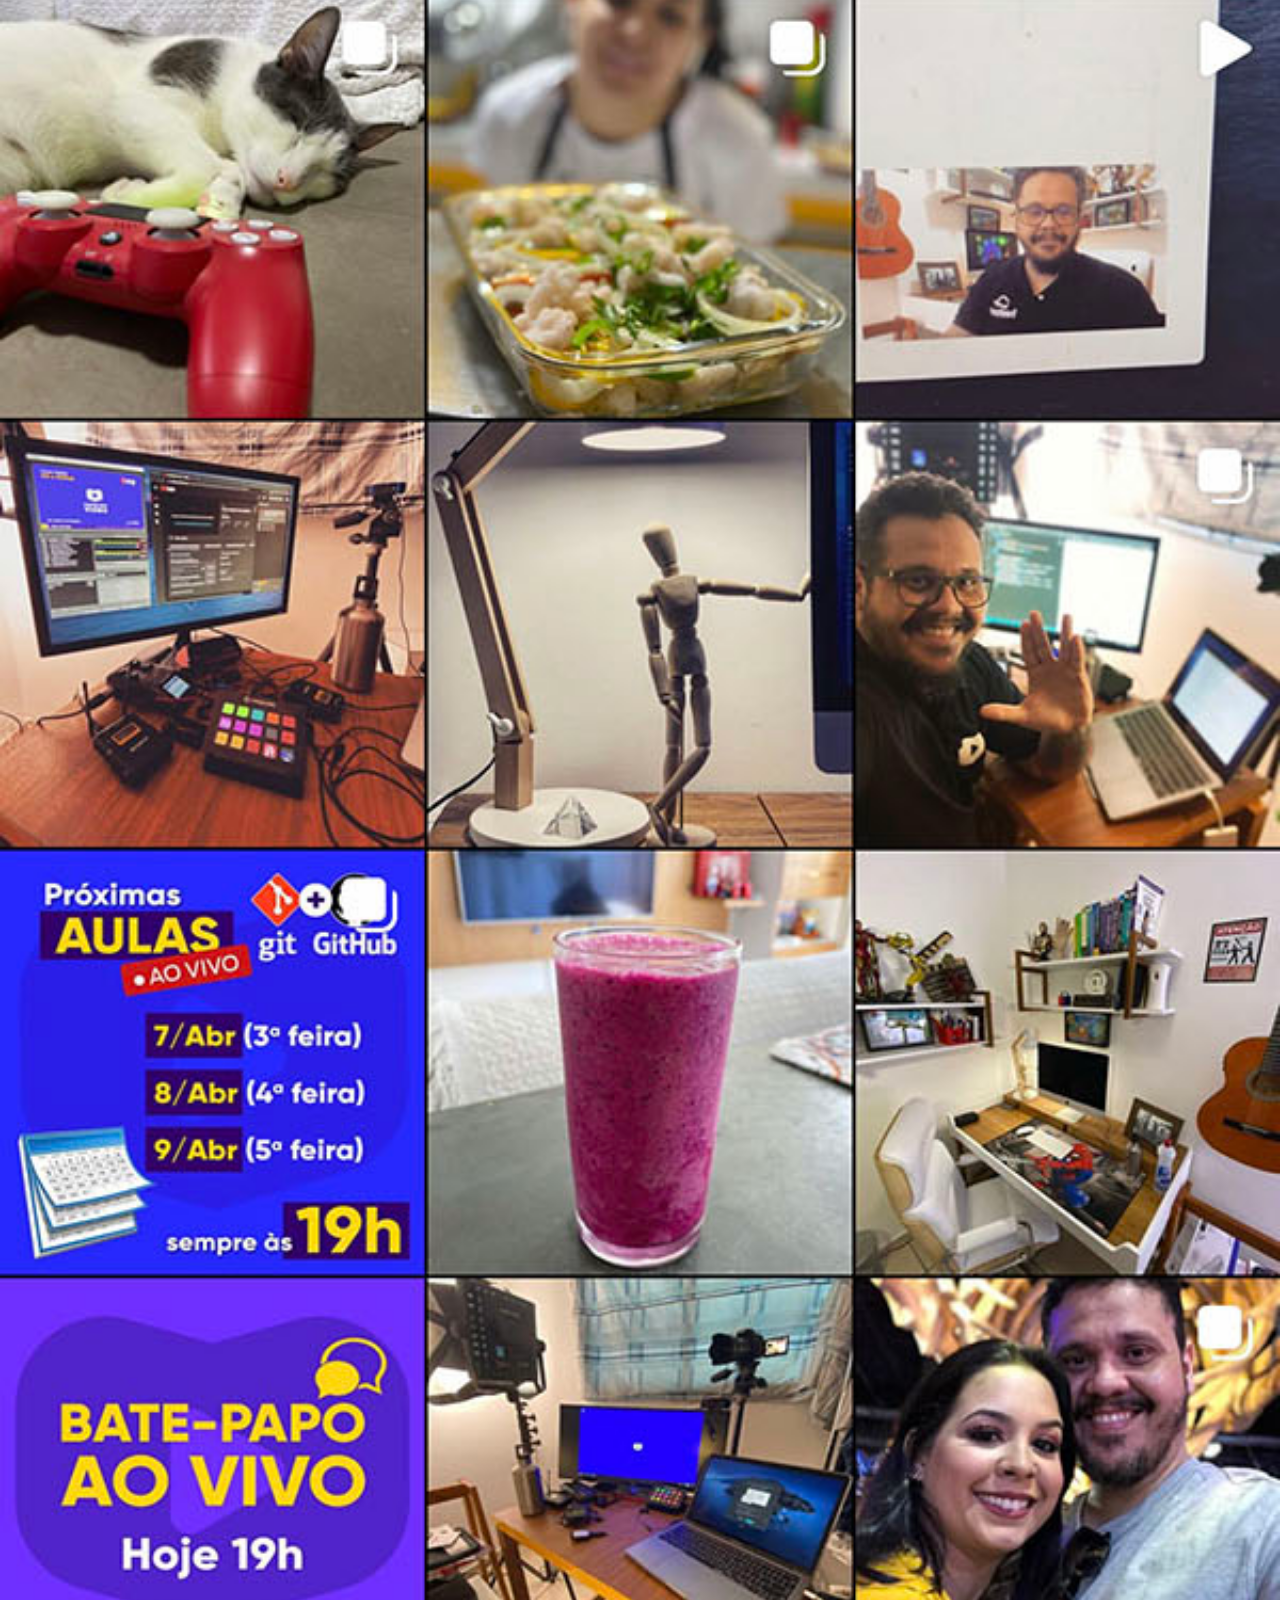
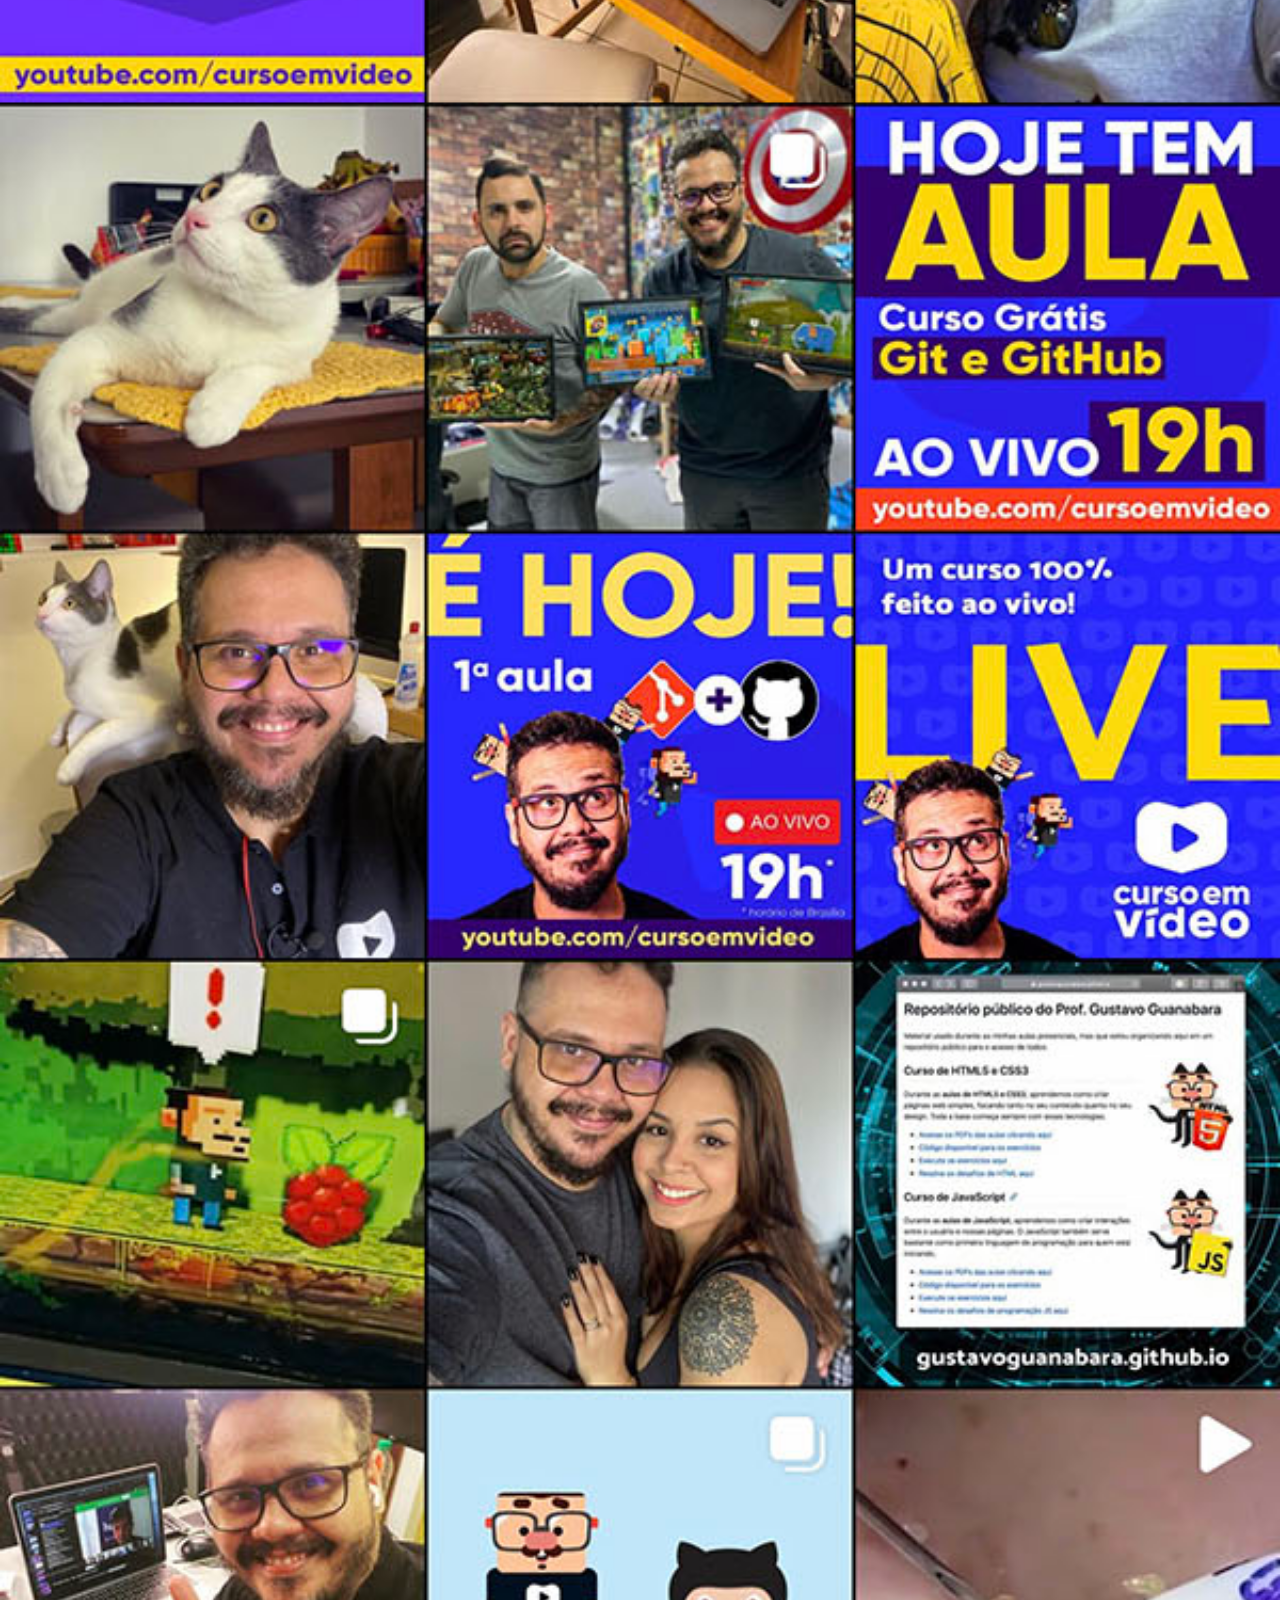
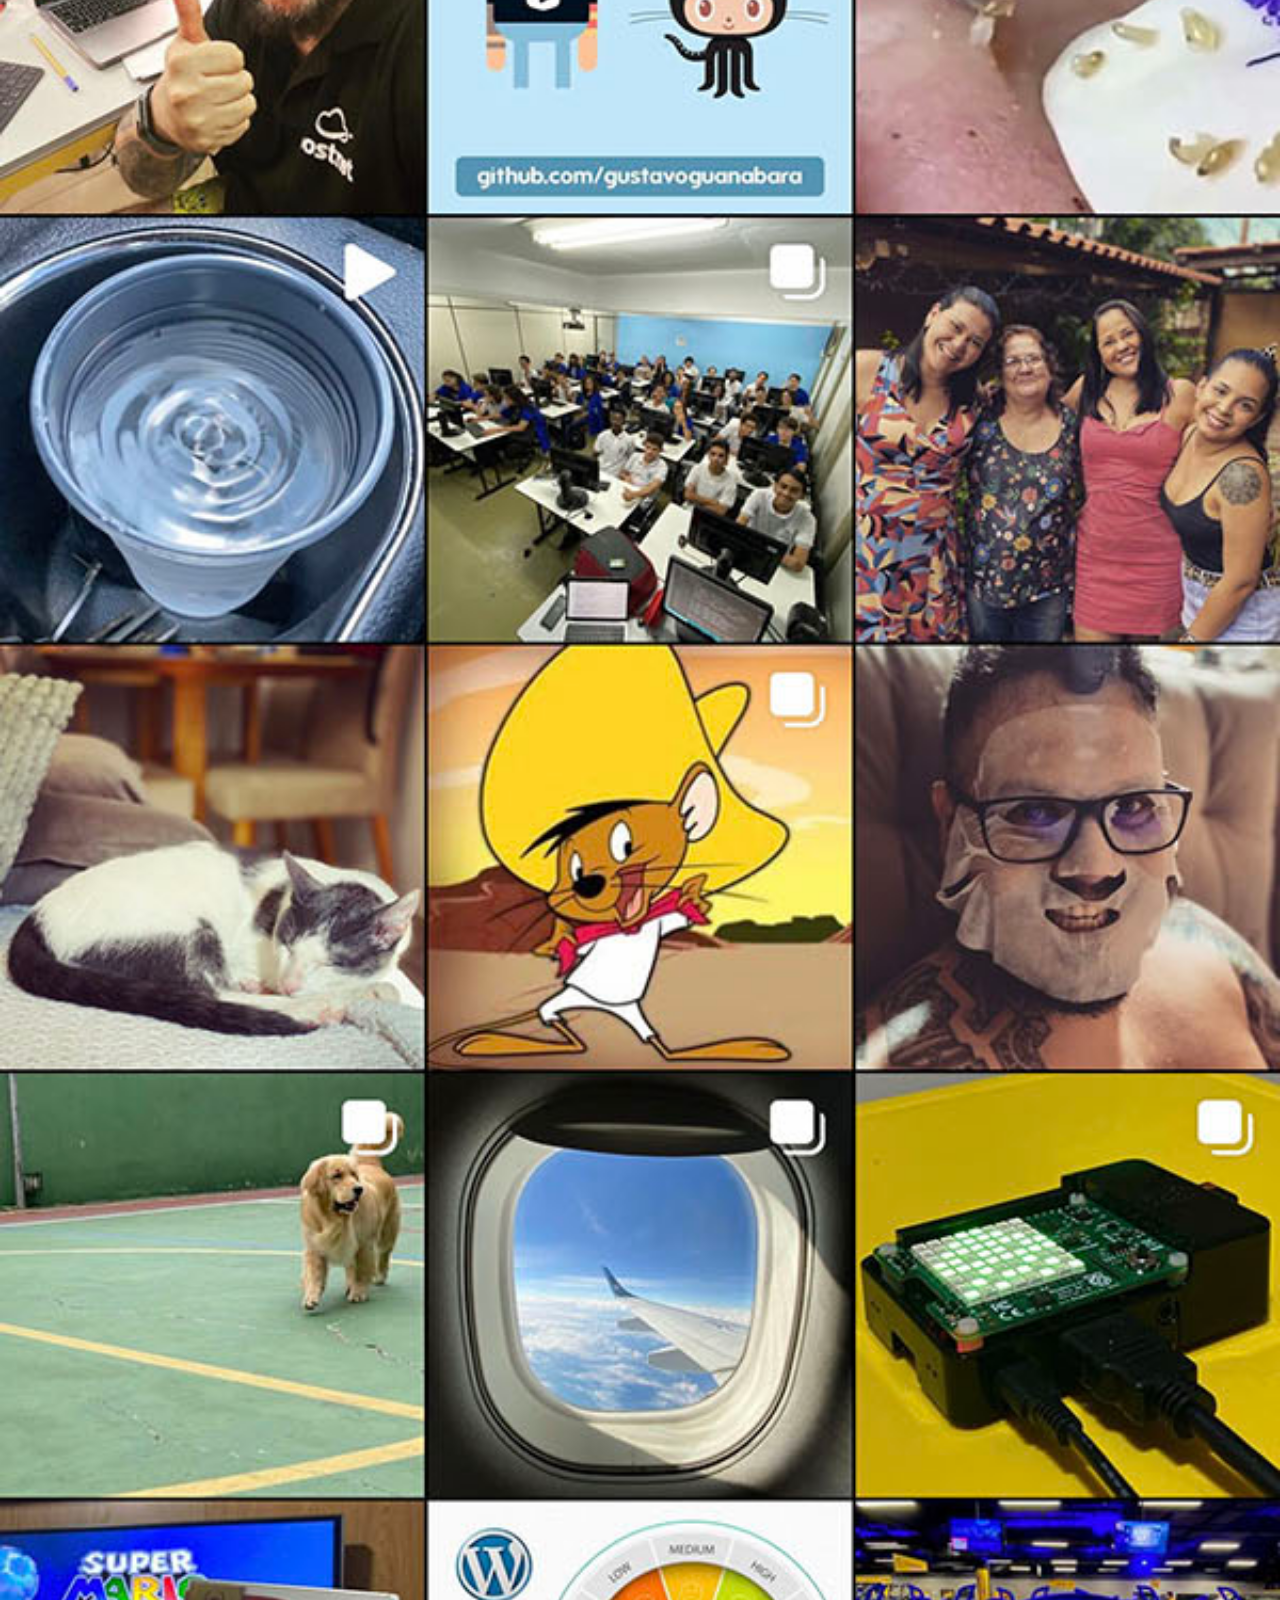
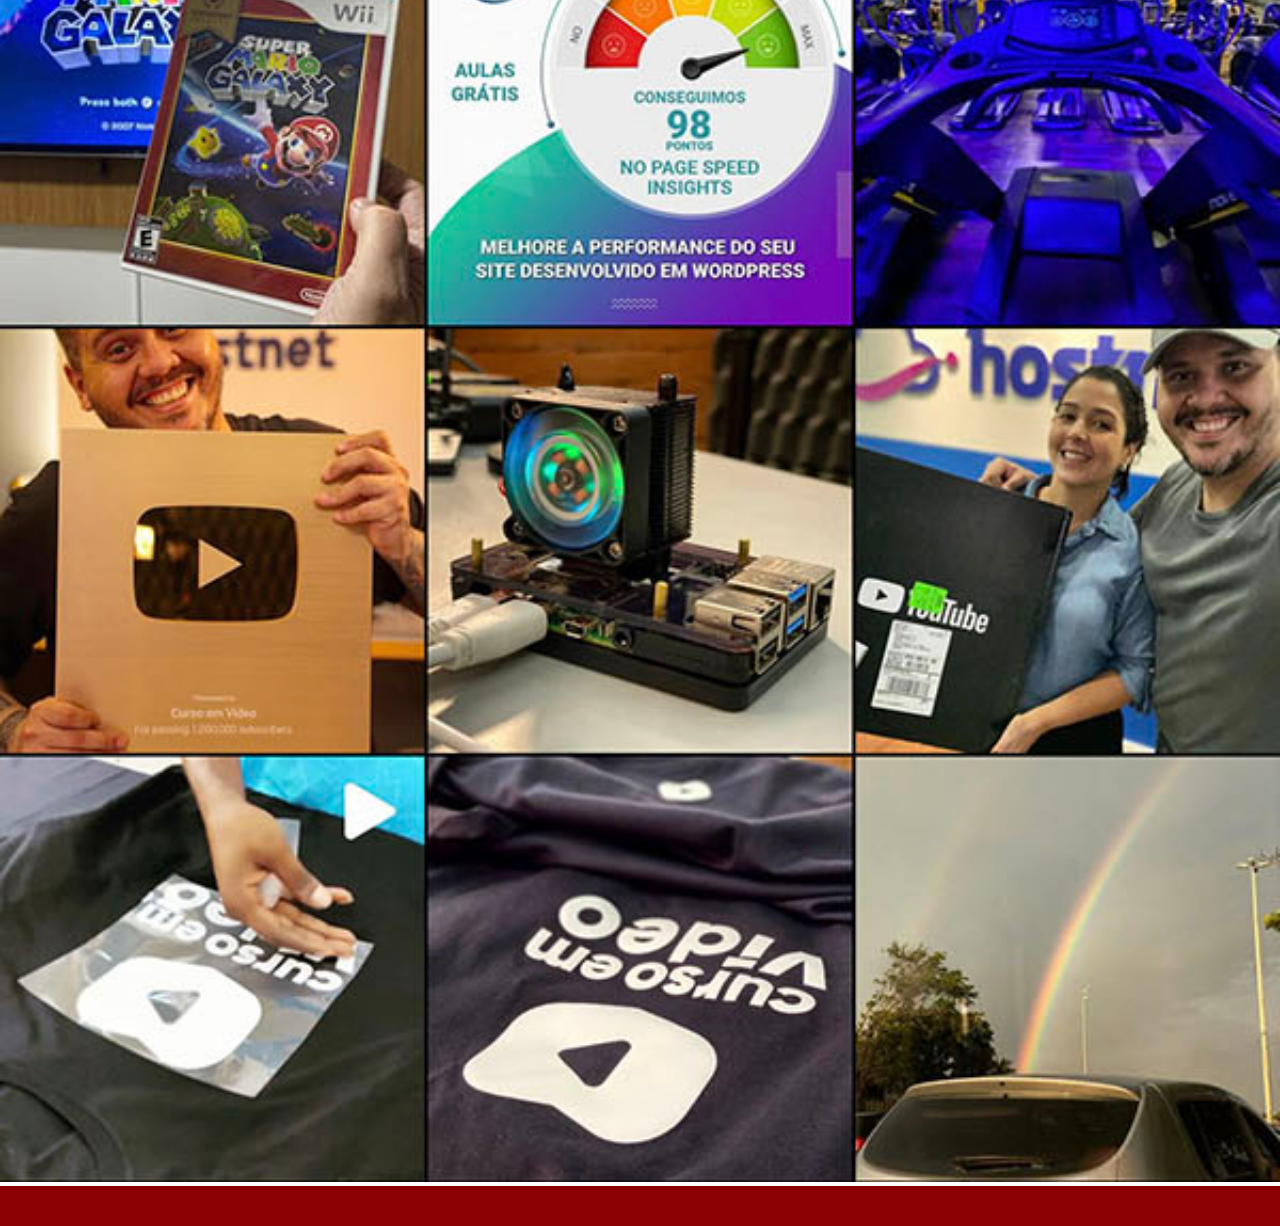
<file: instagran.html>
<!DOCTYPE html>
<html lang="pt-br">
<head>
    <meta charset="UTF-8">
    <meta name="viewport" content="width=device-width, initial-scale=1.0">
    <title>Instagran</title>
    <link rel="stylesheet" href="estilos/social.css">
</head>
<body>
    <img src="imagens/tela-instagram.jpg" alt="Instagran">
    <a href="https://www.instagram.com/gustavoguanabara/" target="_blank"></a>
</body>
</html>
</file>
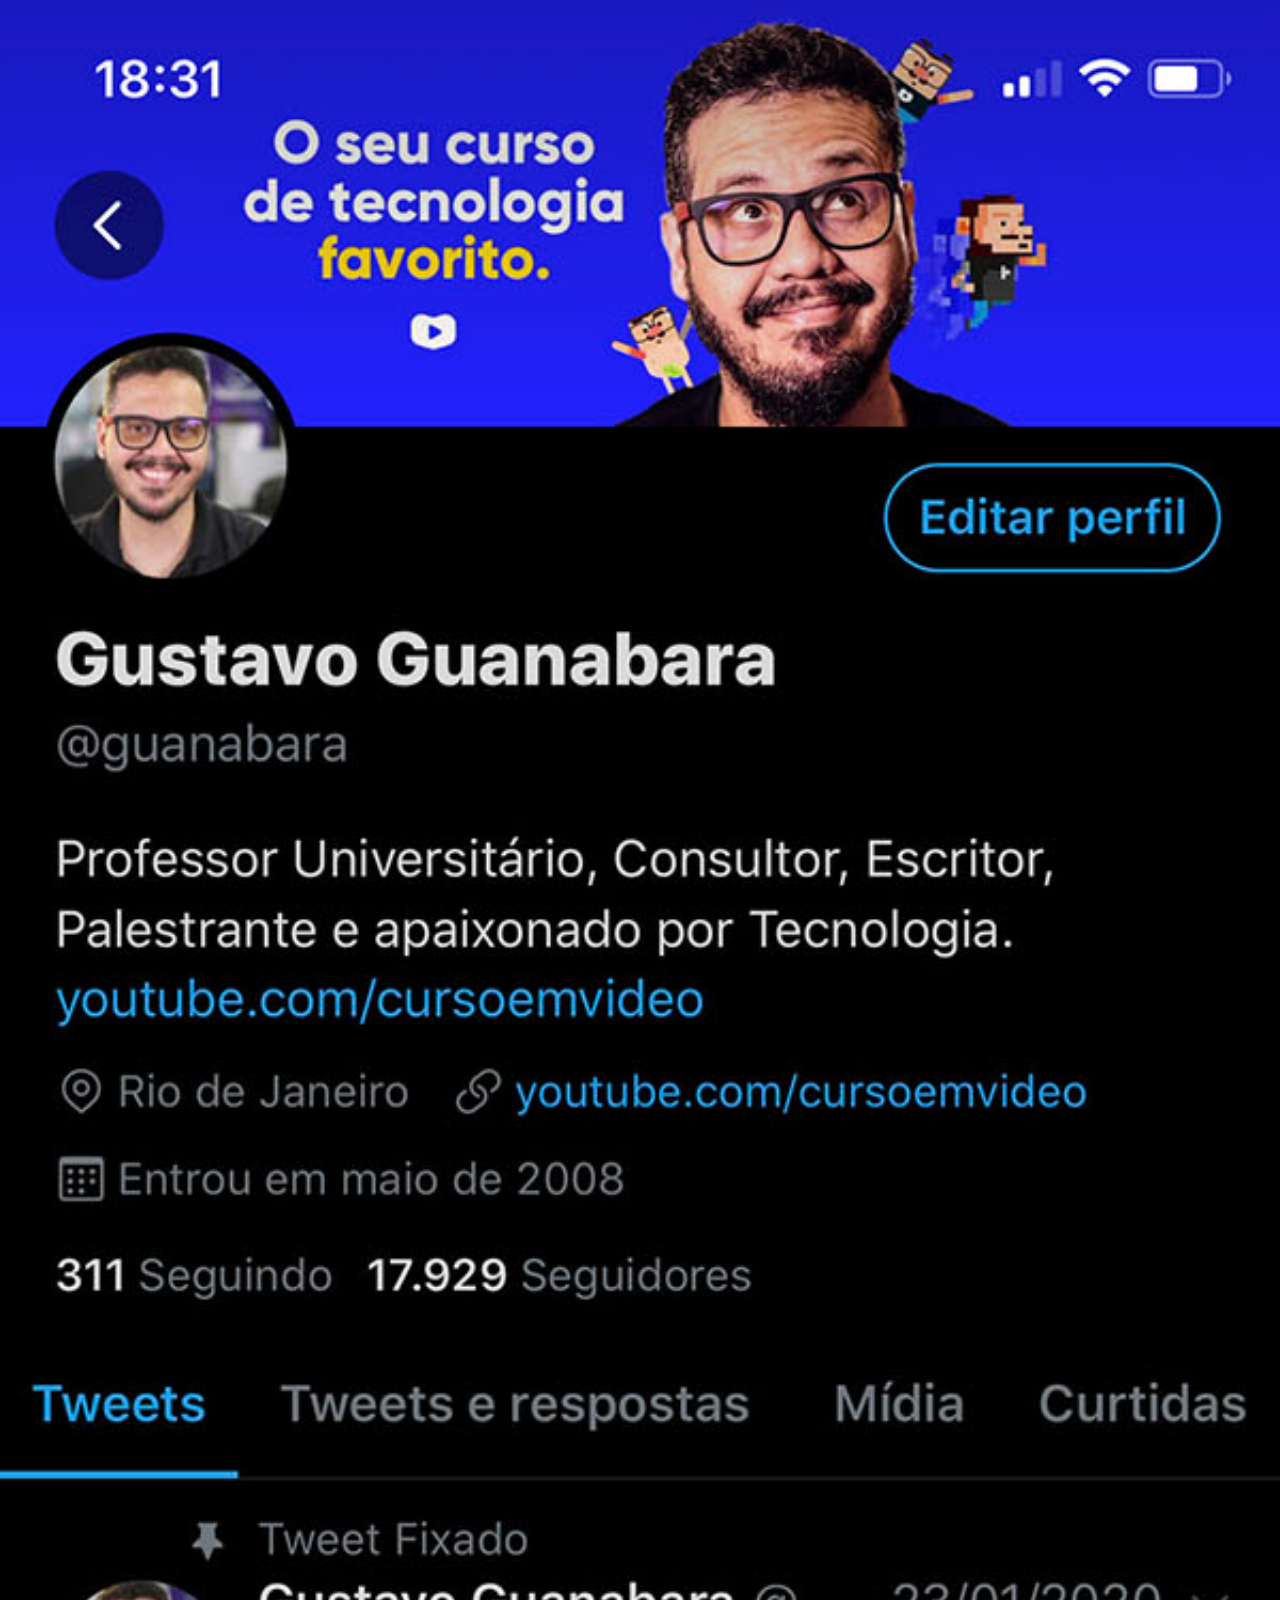
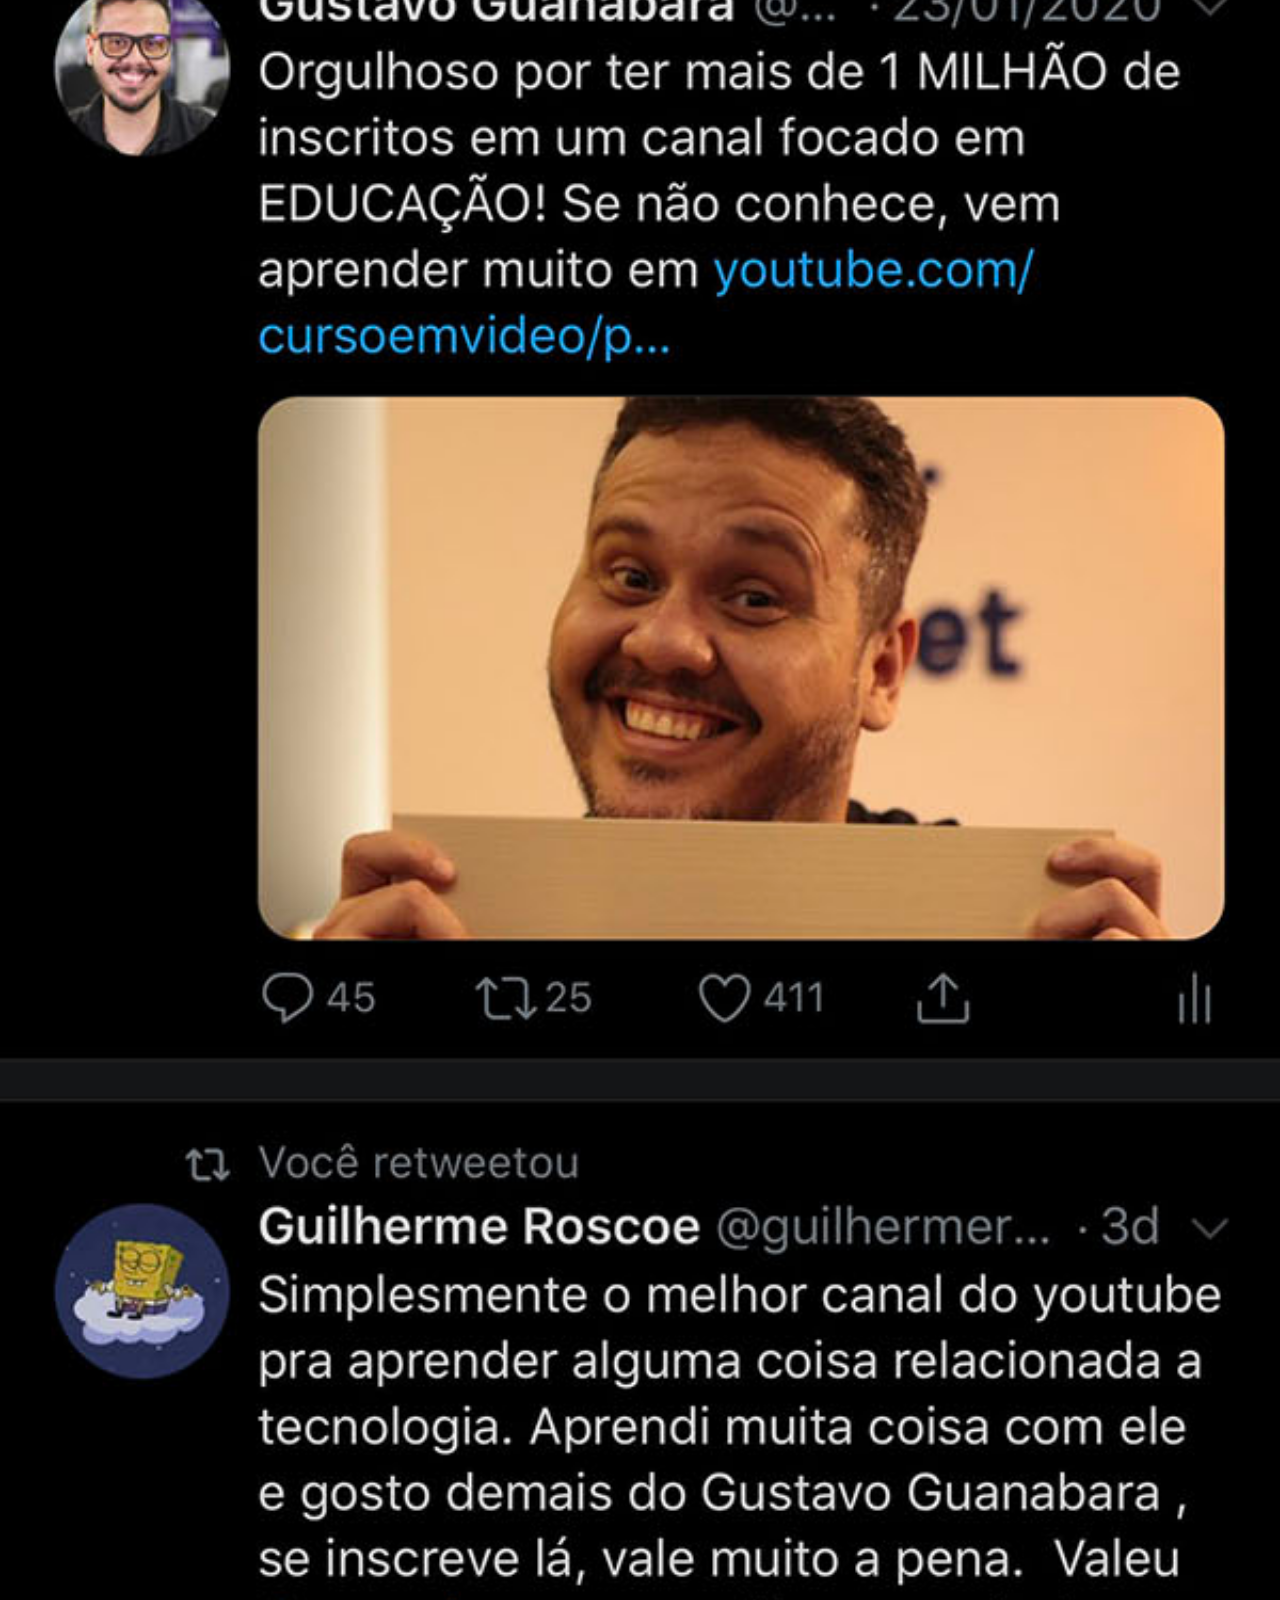
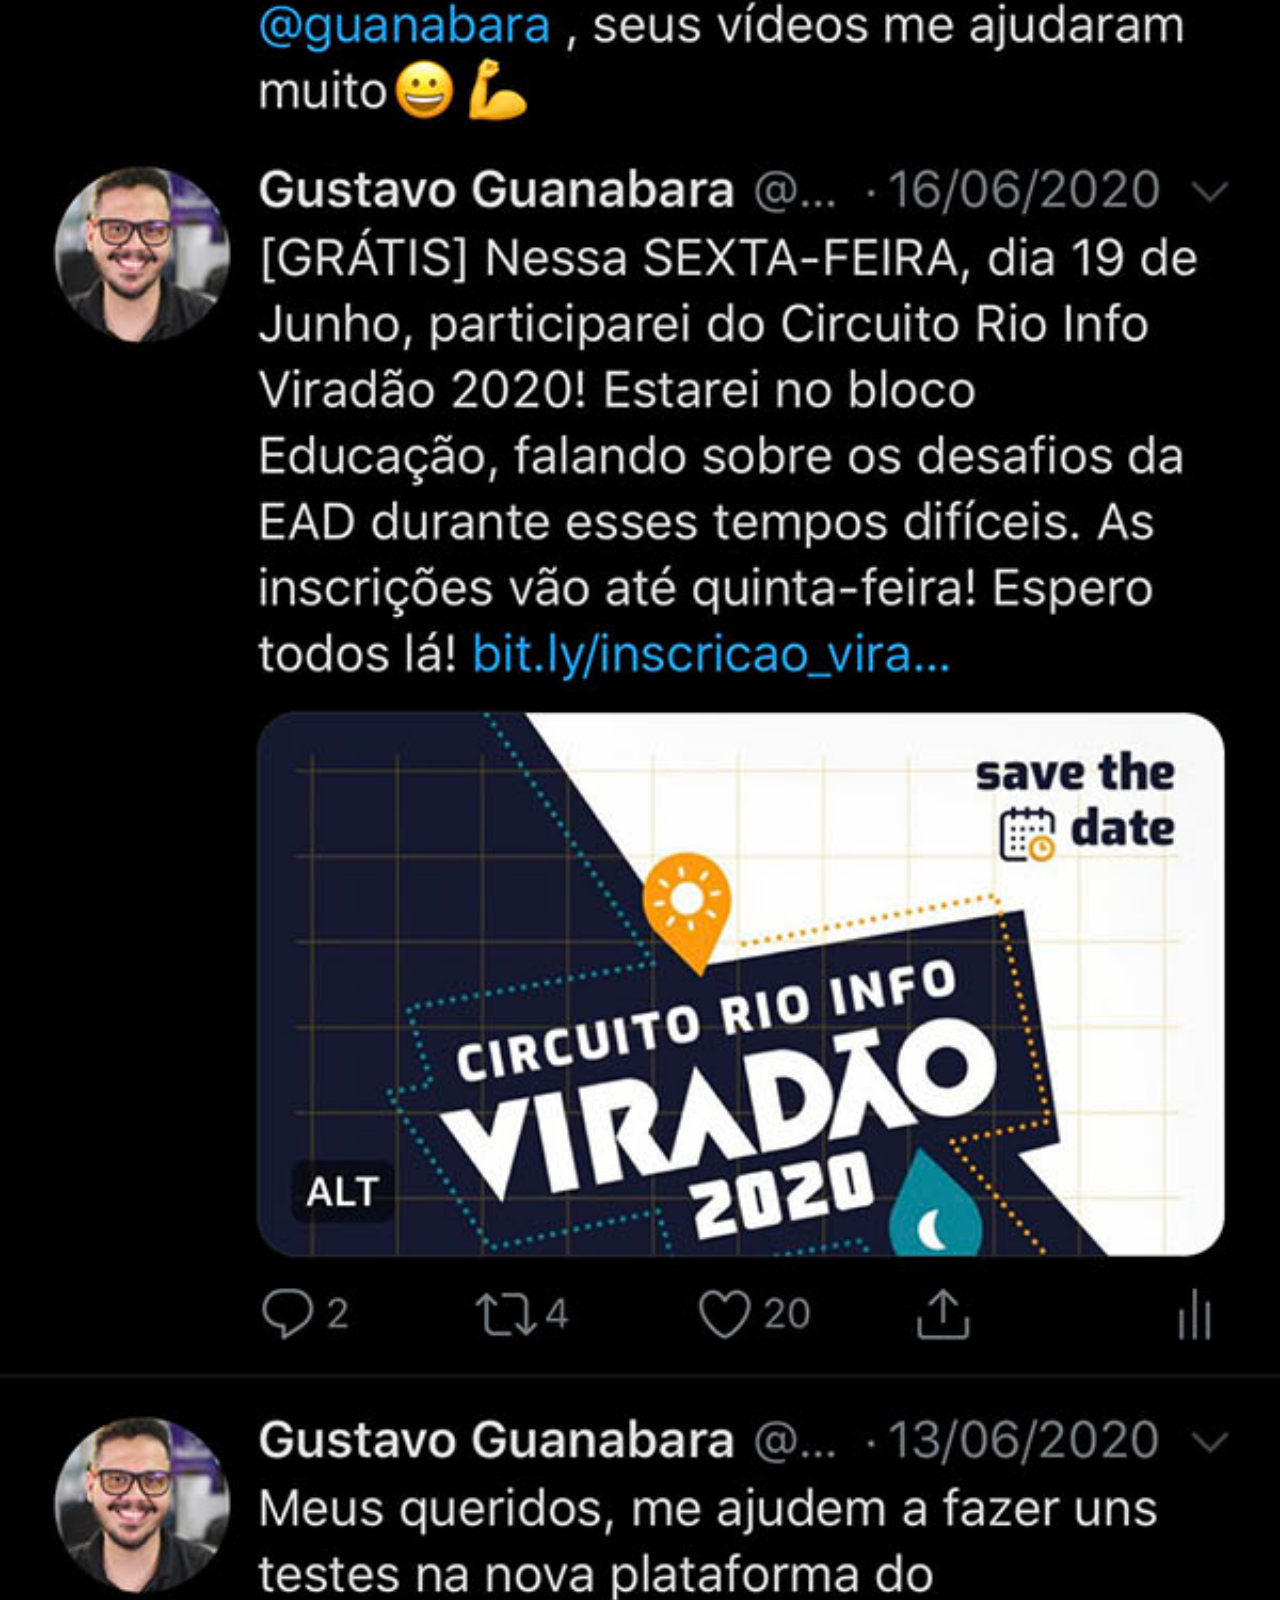
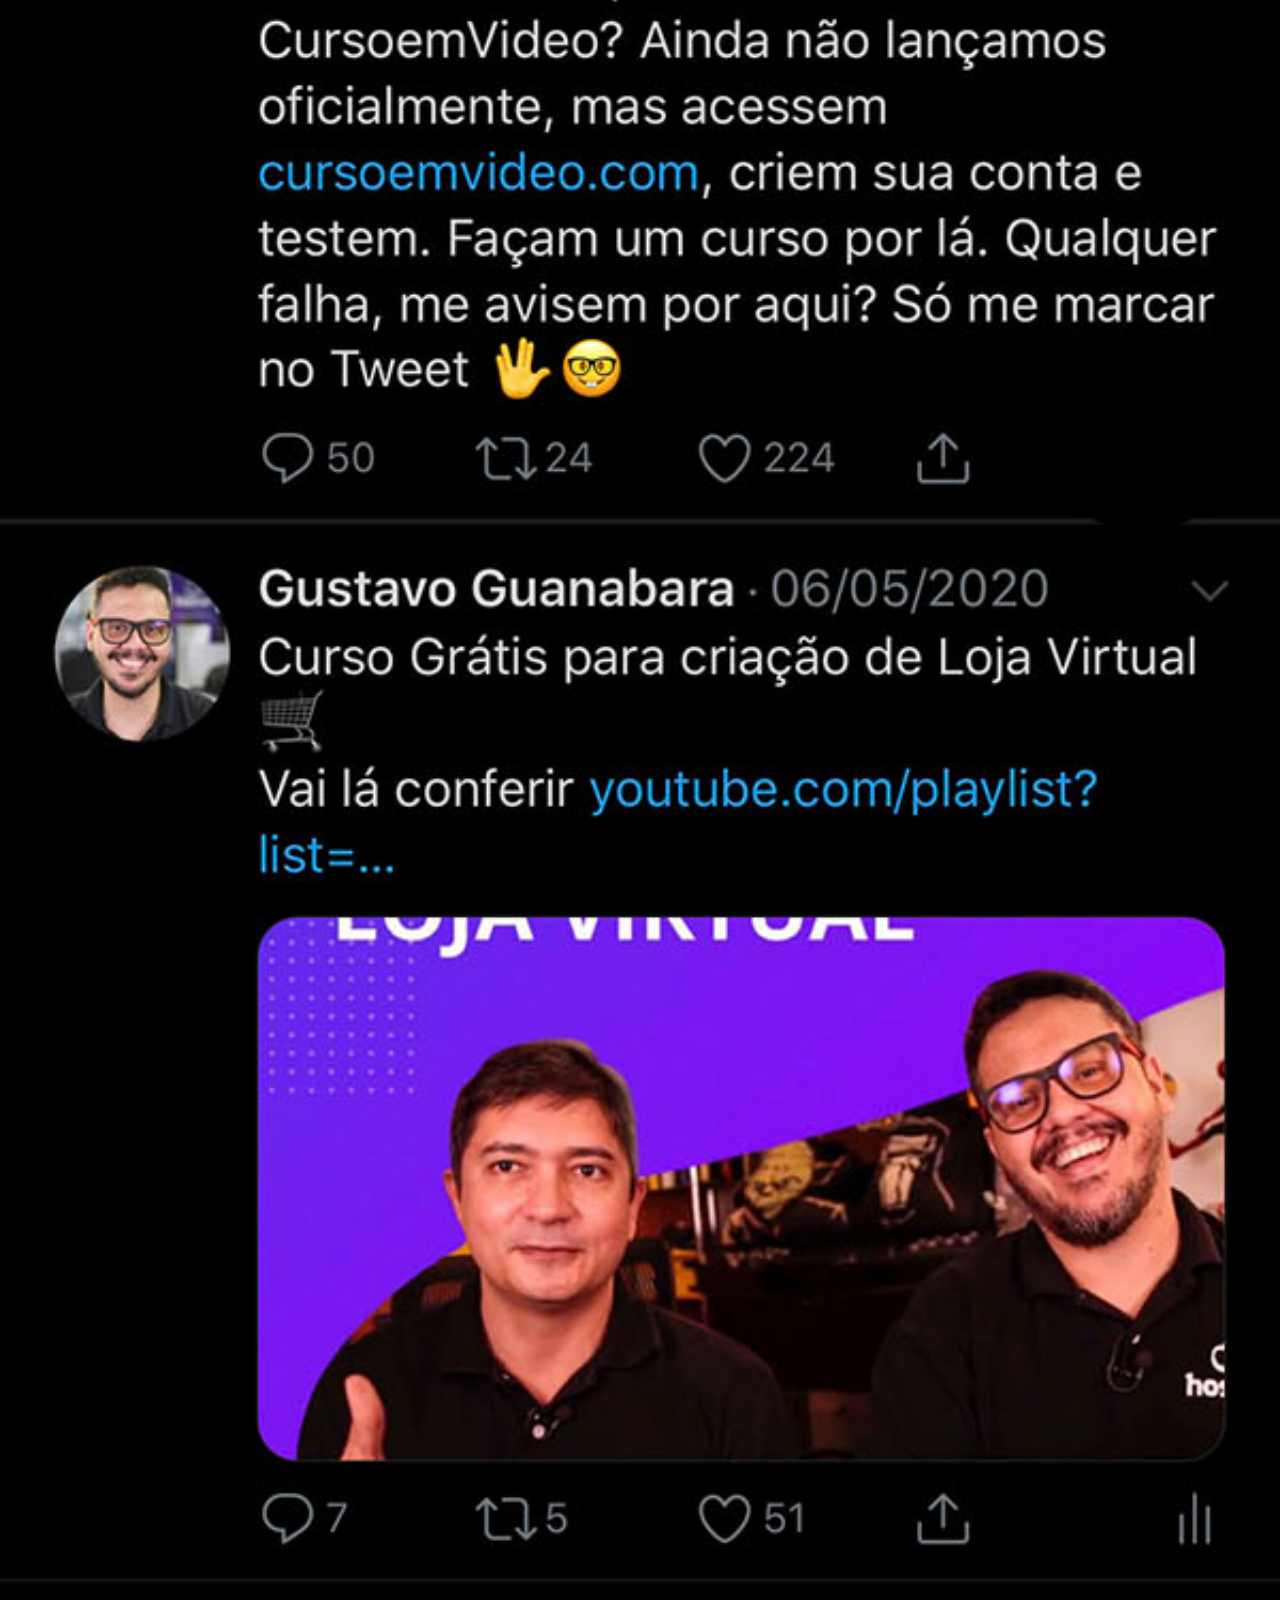
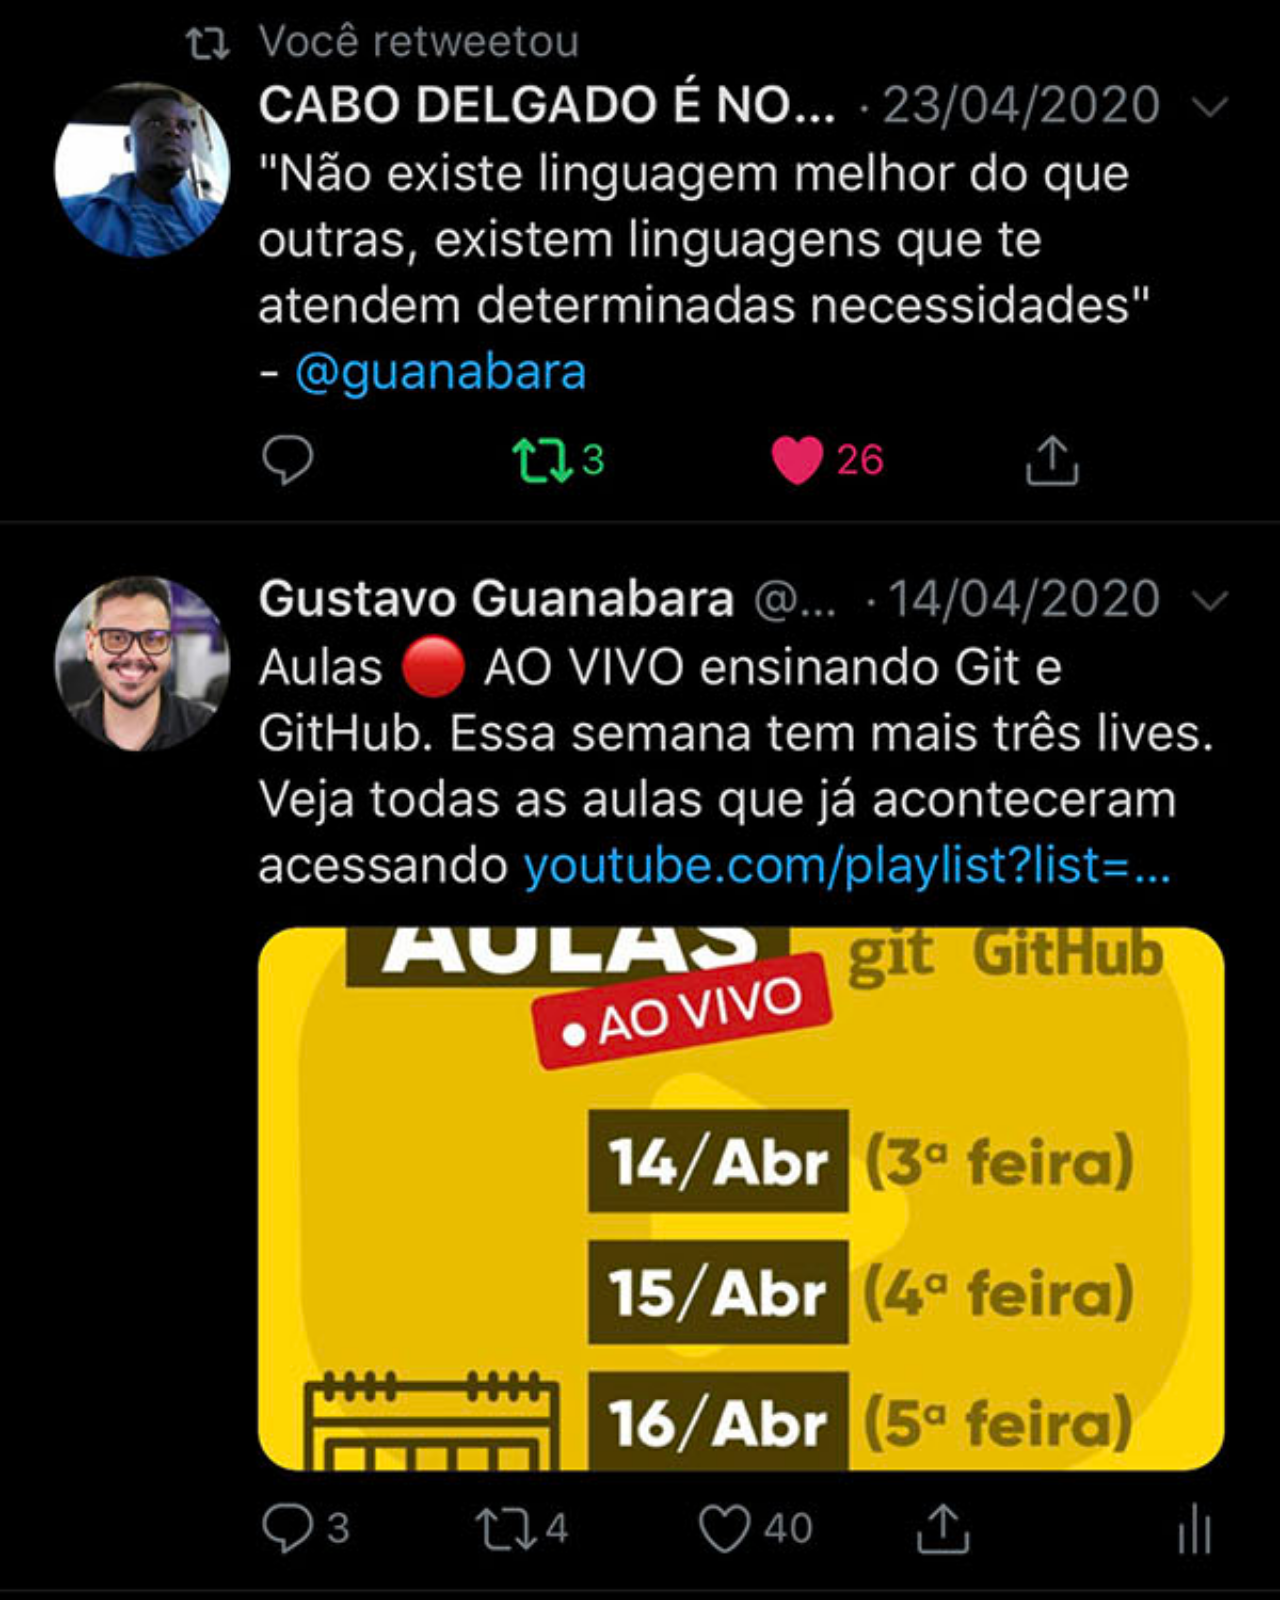
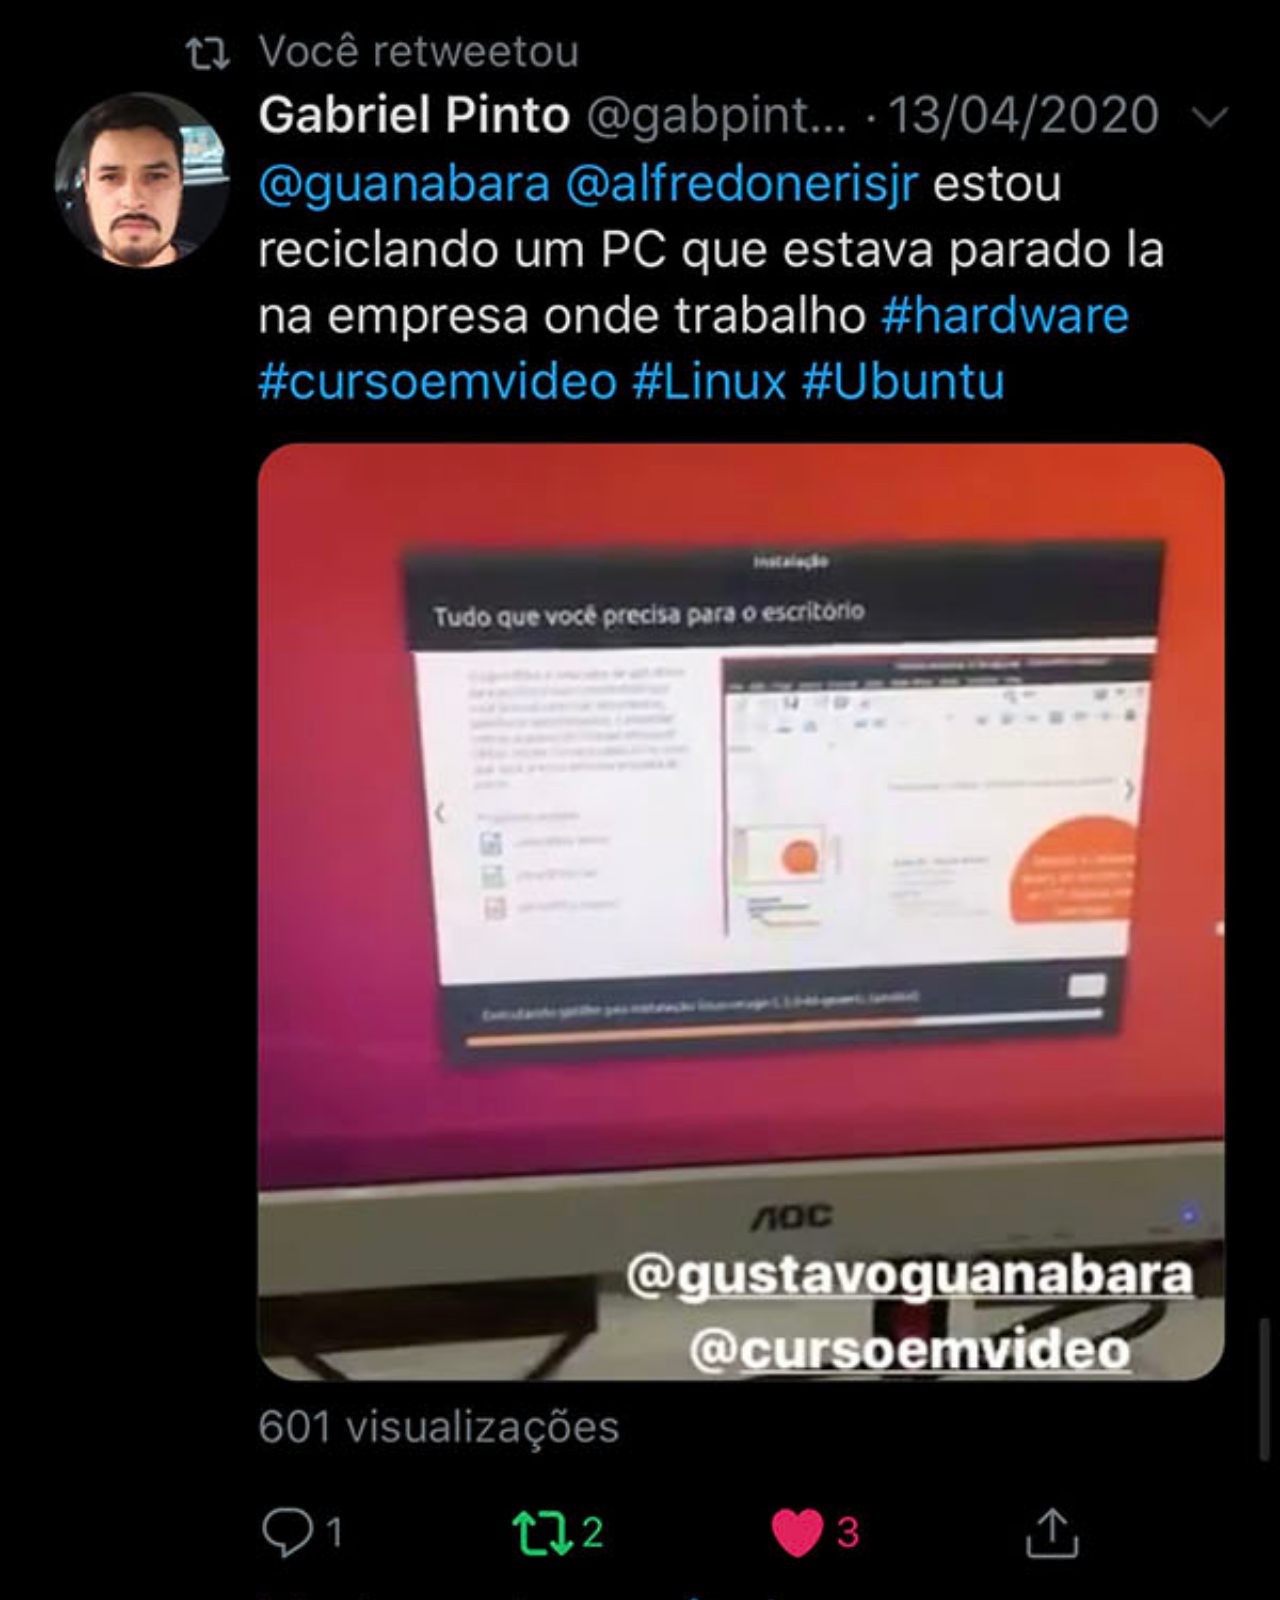
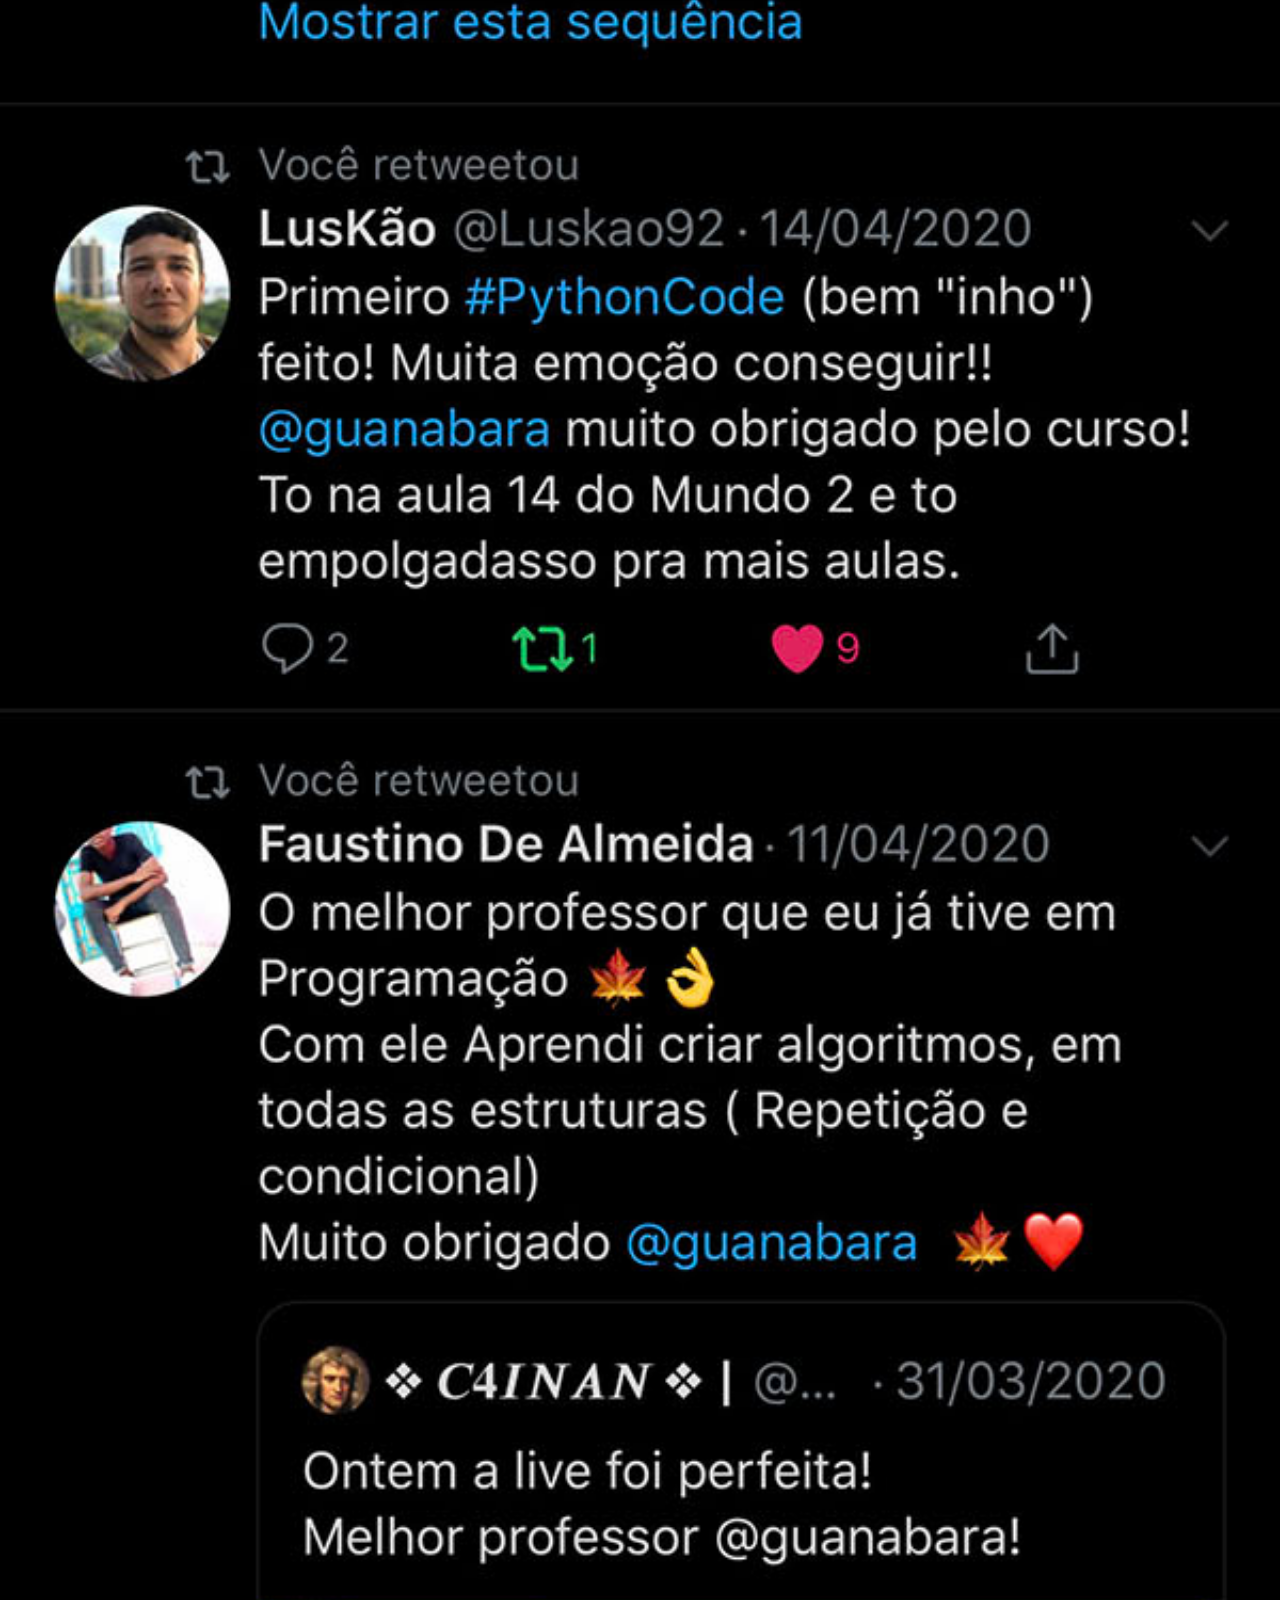
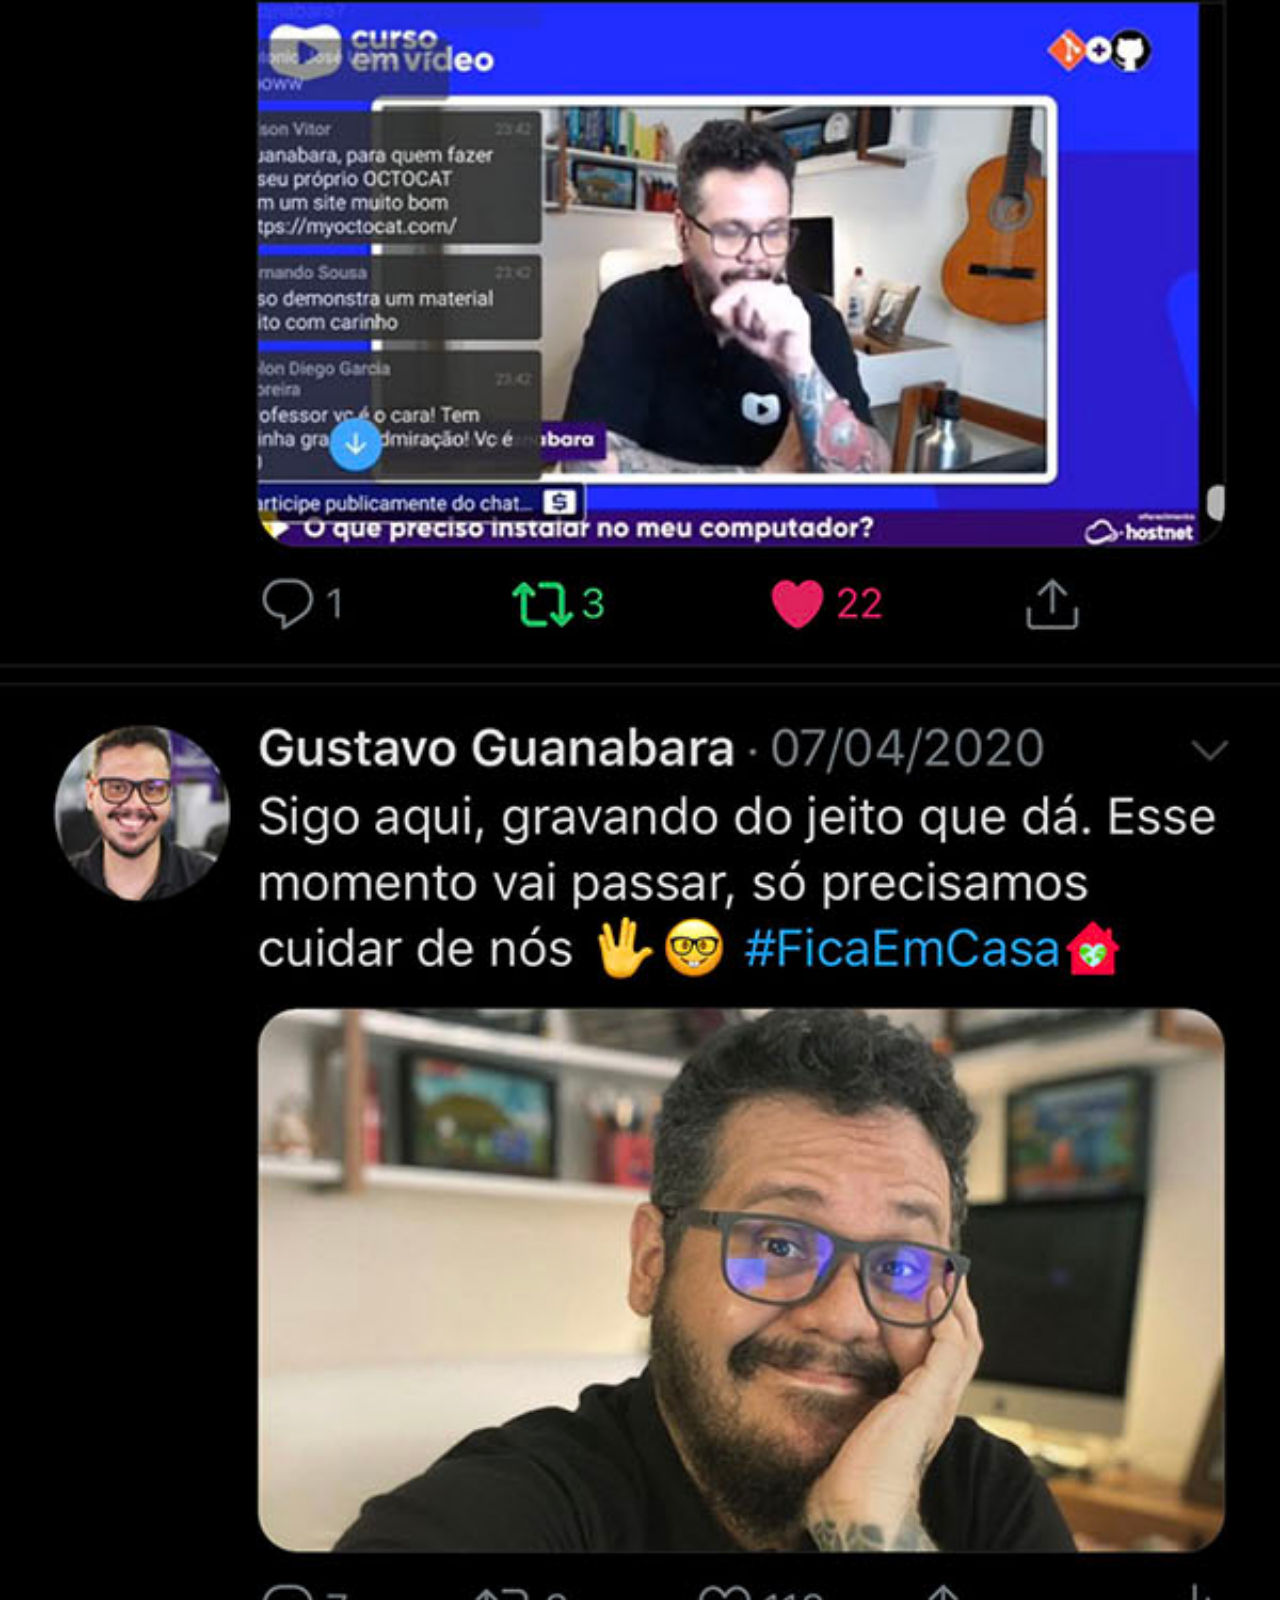
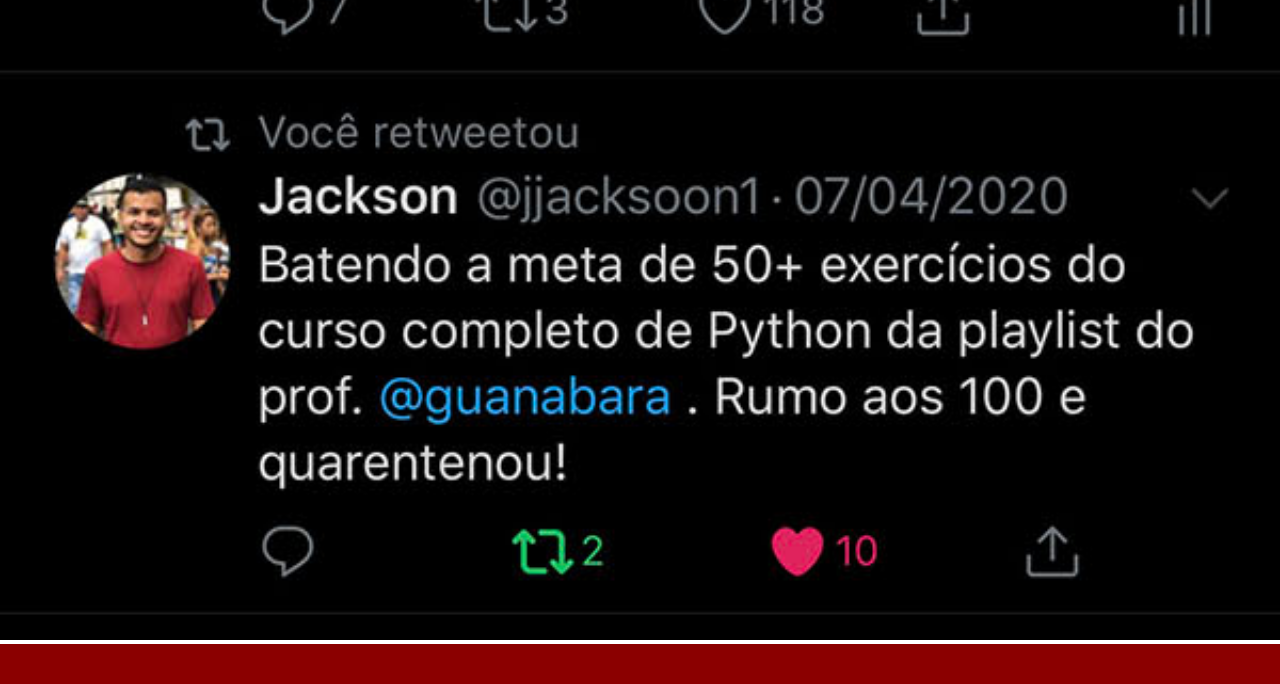
<file: twitter.html>
<!DOCTYPE html>
<html lang="pt-br">
<head>
    <meta charset="UTF-8">
    <meta name="viewport" content="width=device-width, initial-scale=1.0">
    <title>Twitter</title>
    <link rel="stylesheet" href="estilos/social.css">
</head>
<body>
    <img src="imagens/tela-twitter.jpg" alt="Twitter">
    <a href="https://x.com/guanabara" target="_blank"></a>
</body>
</html>
</file>
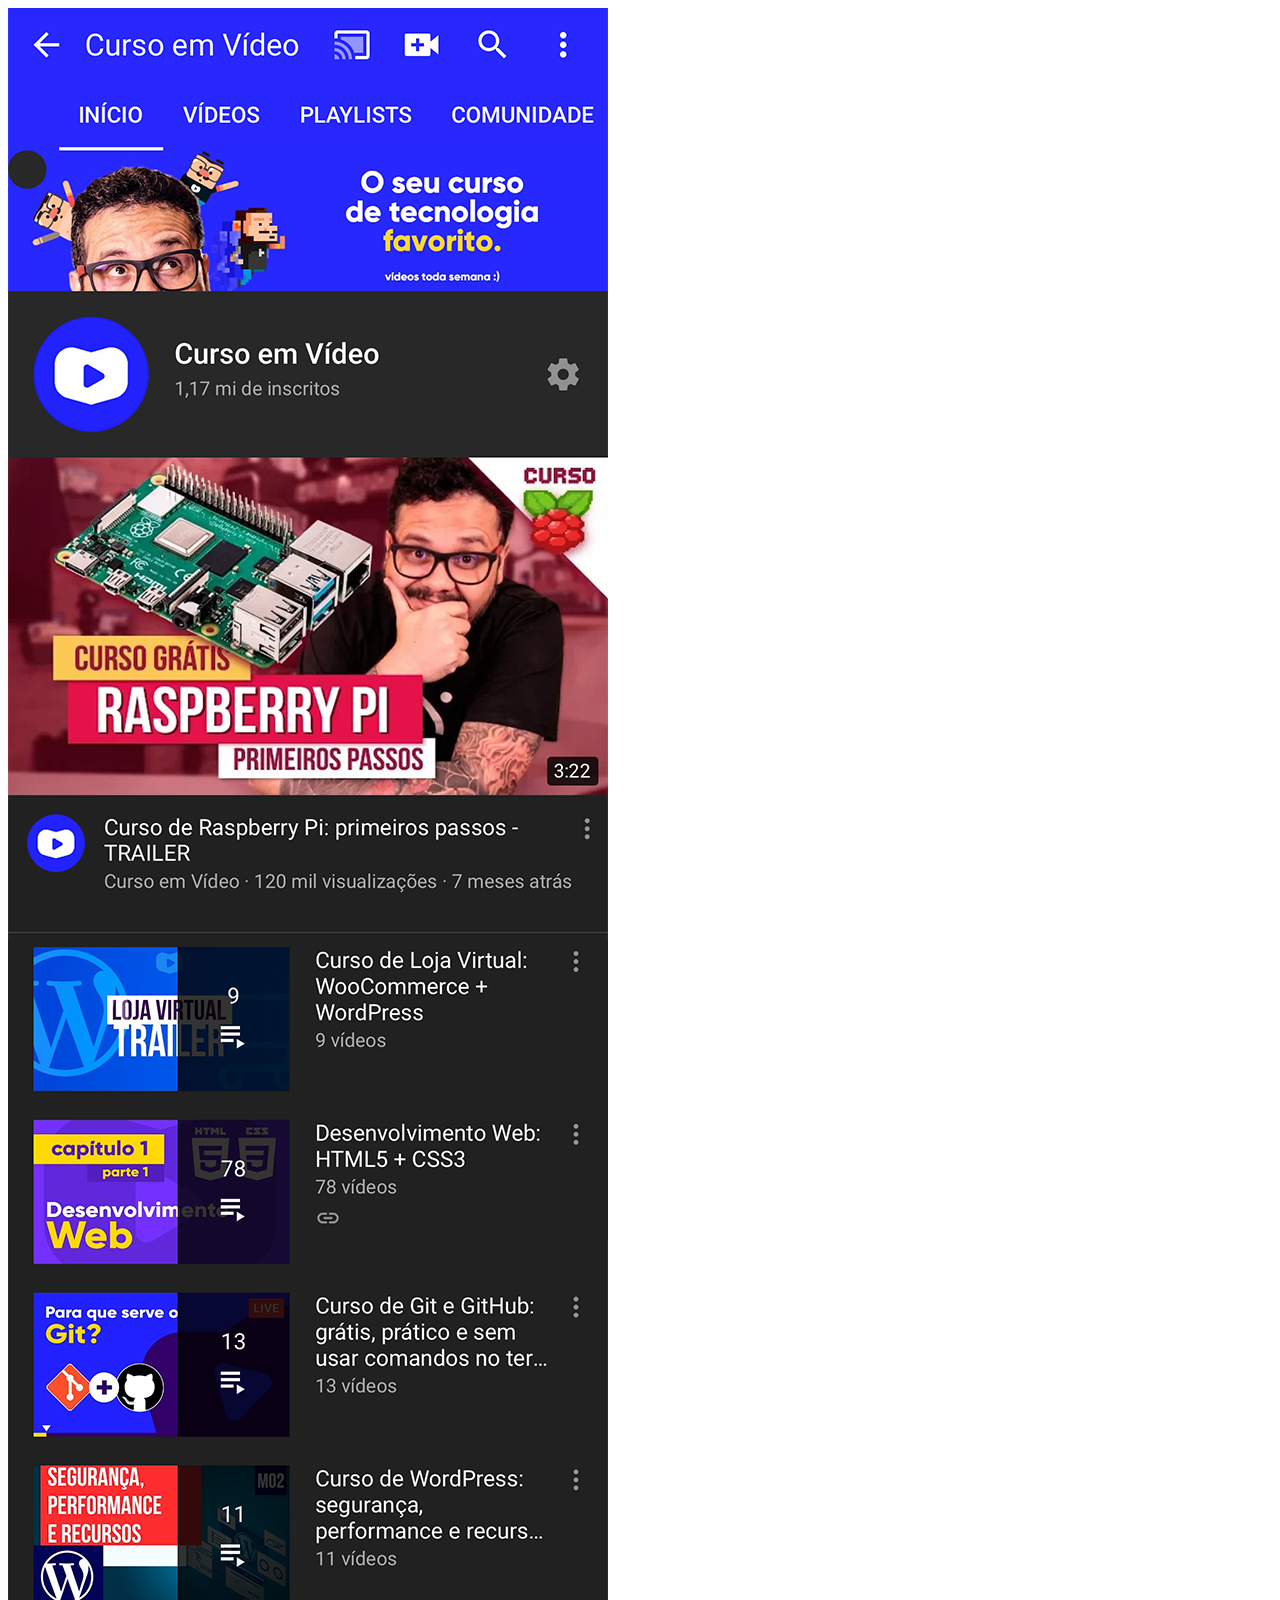
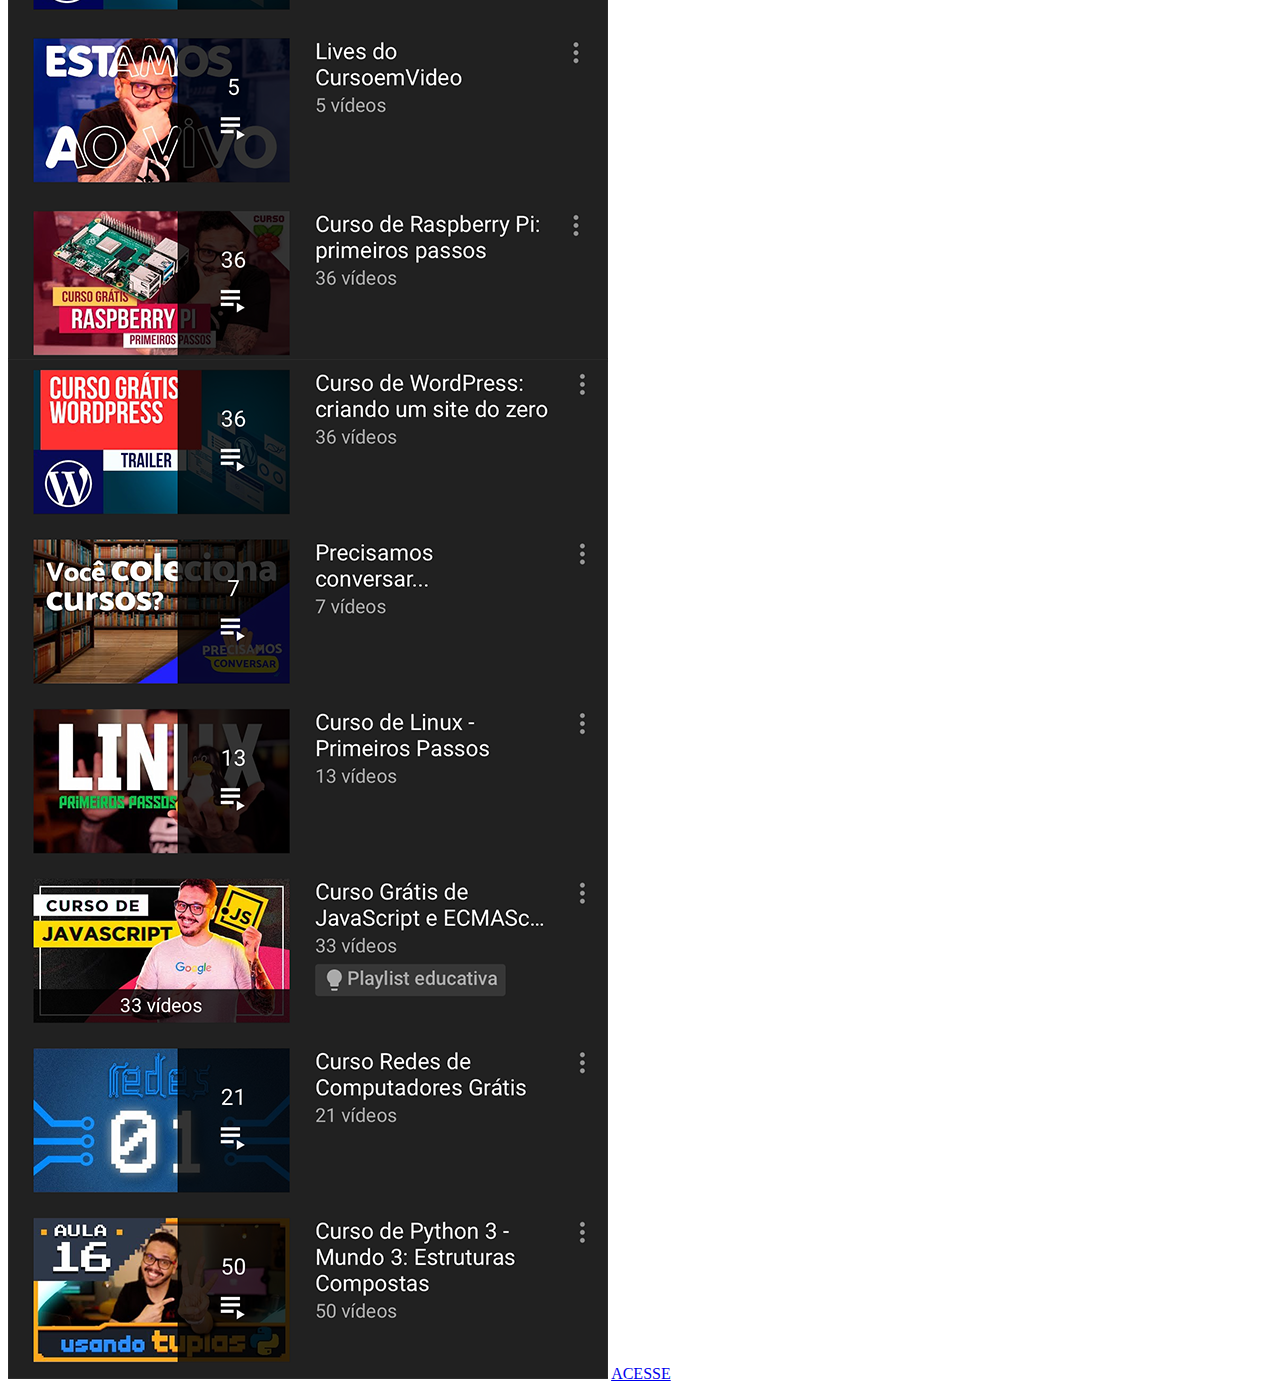
<file: youtub.html>
<!DOCTYPE html>
<html lang="pt-br">
<head>
    <meta charset="UTF-8">
    <meta name="viewport" content="width=device-width, initial-scale=1.0">
    <title>YouTub</title>
    <style>

    </style>
</head>
<body>
    <img src="imagens/tela-youtube.png" alt="YouTube">
    <a href="https://www.youtube.com/cursoemvideo" target="_blank"> ACESSE</a>
</body>
</html>
</file>
<file: estilos/style.css>
@charset "UTF8";

*{
    margin: 0px;
    padding: 0px;
    font-family: Arial, Helvetica, sans-serif;
}

html, body{
    height: 100vh;
    width: 100vw;
    background-color: black;
}

body{
    background: url('../imagens/fundo-madeira.jpg')no-repeat top center;
    background-size: cover;
    background-attachment: fixed;
}

main{
    position: relative;
    height: 100vh;
}

section#telefone{
    position: absolute;
    top: 50%;
    left: 50%;
    transform: translate(-50%, -50%);

    height: 627px;
    width: 311px;
    background: url('../imagens/frame-iphone.png') no-repeat;
}


iframe#tela{
    position: relative;
    top: 80px;
    left: 22px;
    width: 267px;
    height: 471px;
}

section#redes-sociais{
text-align: right;
}

section#redes-sociais img{
    width: 50px;
    margin: 10px;
    border-radius: 50%;
    box-shadow: 2px 2px 2px rgb(0,0,0.400);
}

section#redes-sociais img:hover{
    border: 2px solid rgba(255, 255, 255, 0.61);
    transform: translate(-3px, -3px);
    box-shadow: 5px 5px 10px rgba(0, 0, 0, 0.61);
    transition: transform .3s, border 1s;
}
</file>
<file: estilos/social.css>
@charset "UTF-8";

*{
    margin: 0;
    padding: 0;
    font-family: Arial, Helvetica, sans-serif;
}

::-webkit-scrollbar{
    width: 0px;
    height: 0px;
}

img{
    width: 100vw;
}

a{
    display: block;
    padding: 20px;
    text-align: center;
    font-weight: bolder;
    text-decoration: none;
    background-color: darkred;
    color: white;
}

a:hover{
    background-color: red;
}
</file>
